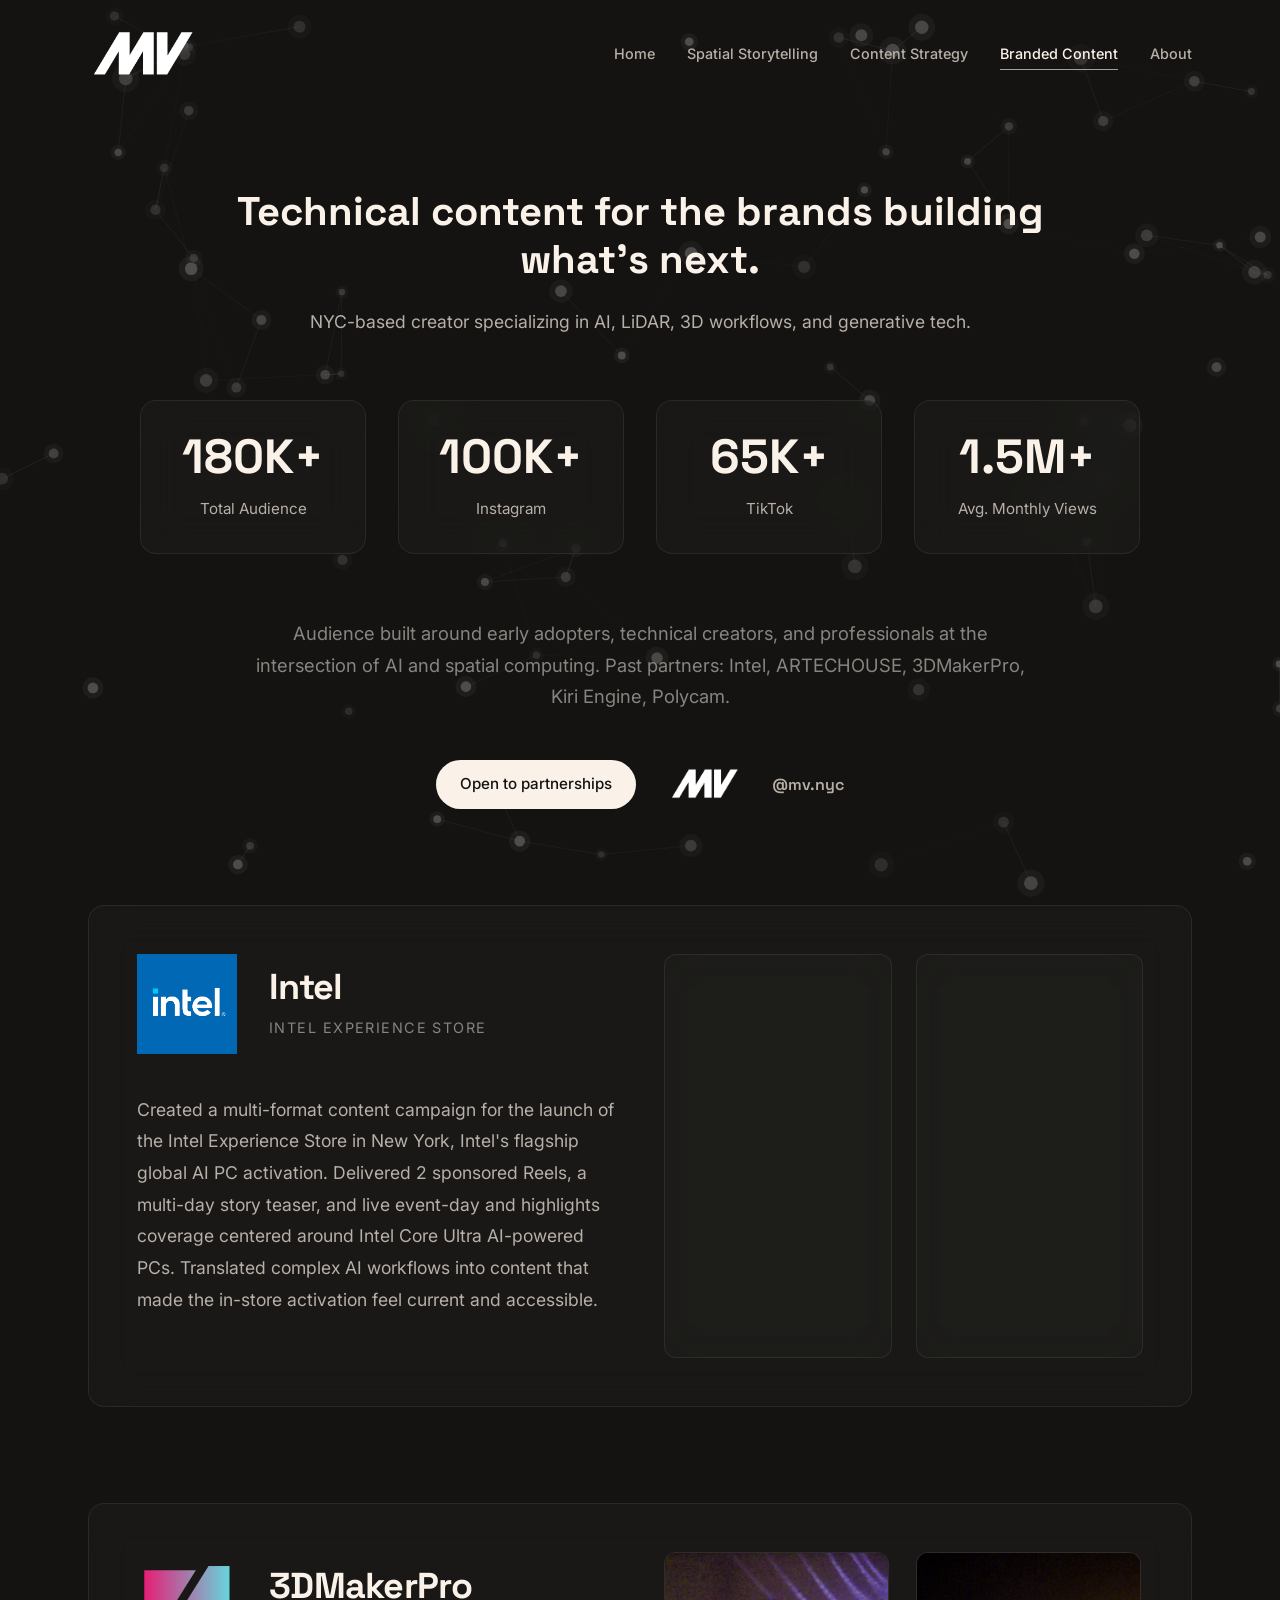
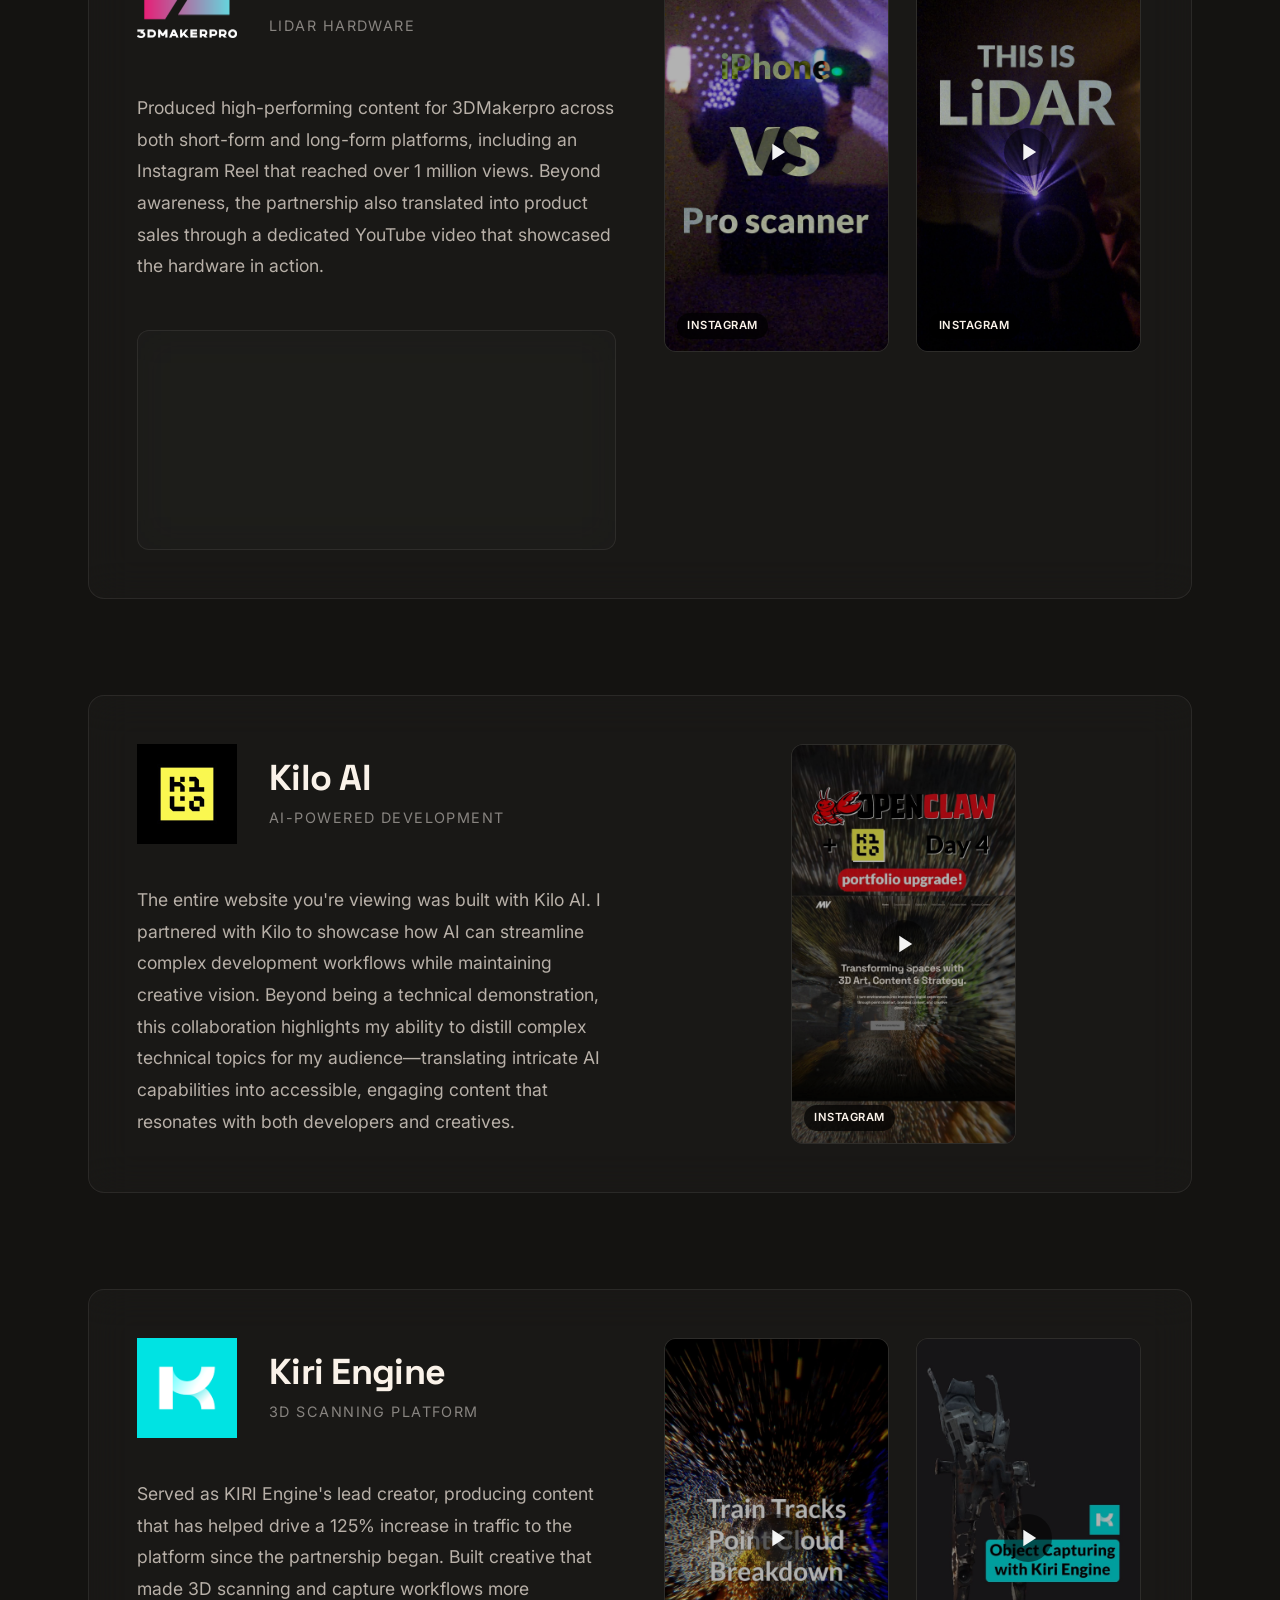
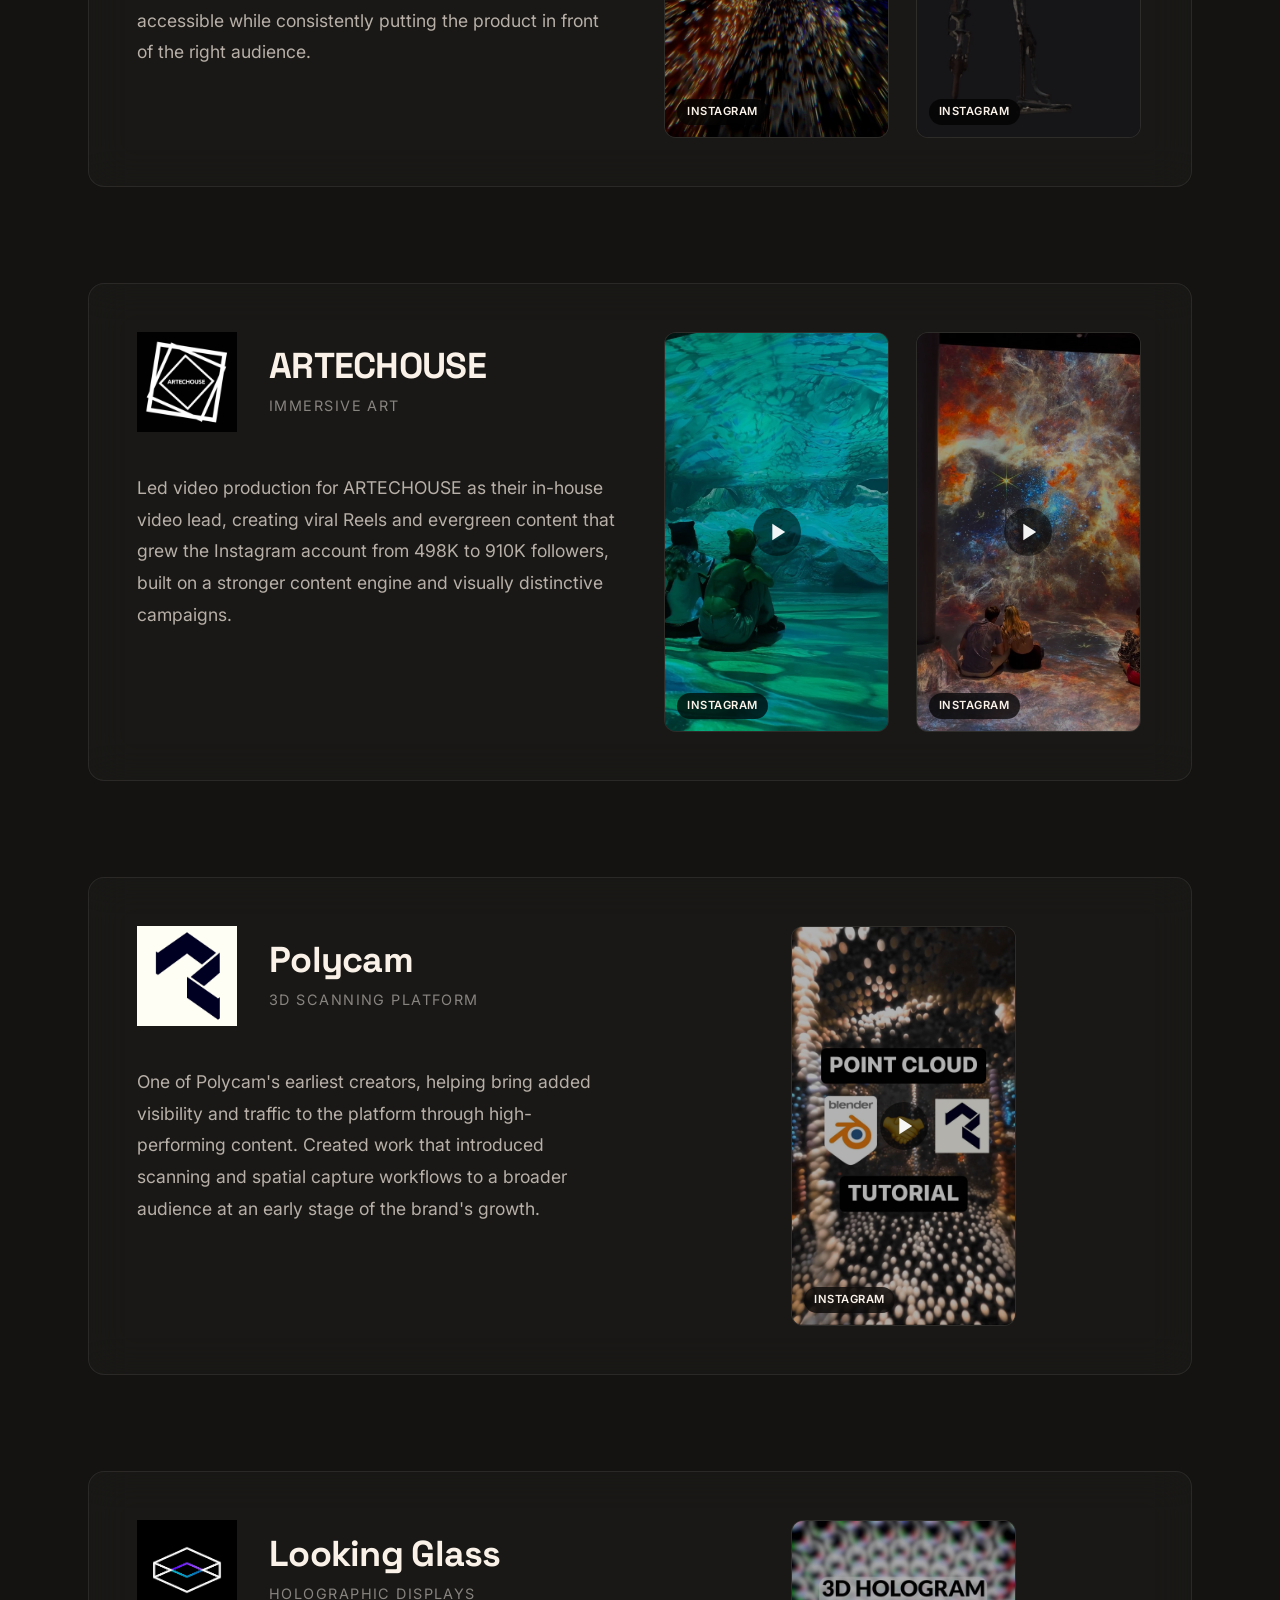
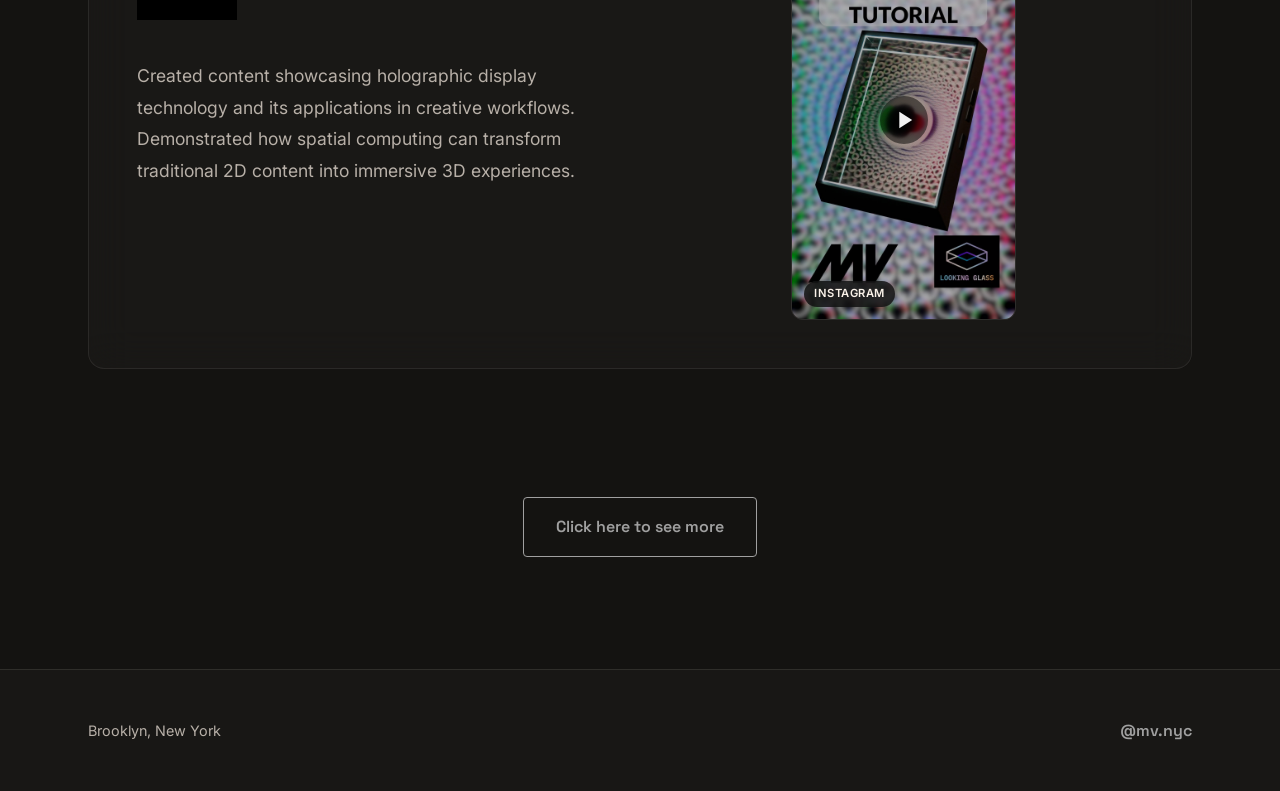
<file: branded-content.html>
<!DOCTYPE html>
<html lang="en">
<head>
    <meta charset="UTF-8">
    <meta name="viewport" content="width=device-width, initial-scale=1.0">
    <title>Brand Partnered Content — Massimo Vendola</title>
    <meta name="description" content="I team up with brands to spark real engagement. Let's connect and make your next campaign pop.">
    <link rel="preconnect" href="https://fonts.googleapis.com">
    <link rel="preconnect" href="https://fonts.gstatic.com" crossorigin>
    <link href="https://fonts.googleapis.com/css2?family=Inter:wght@400;500;600&family=Space+Grotesk:wght@600;700&display=swap" rel="stylesheet">
    <link rel="stylesheet" href="styles.css">
    <link rel="stylesheet" href="navigation.css?v=lines-1">
</head>
<body class="site-navigation">
    <!-- Particle Canvas Background -->
    <canvas id="particleCanvas" class="particle-canvas"></canvas>

    <!-- Navigation -->
    <nav class="navbar" id="navbar" aria-label="Main navigation">
        <div class="nav-container">
            <a href="index.html" class="nav-logo"><img src="assets/mv-logo.png" alt="Massimo Vendola" class="nav-logo-img"></a>
            <button class="nav-toggle" id="navToggle" type="button" aria-label="Toggle navigation" aria-controls="navMenu" aria-expanded="false">
                <span class="hamburger"></span>
            </button>
            <ul class="nav-menu" id="navMenu">
                <li><a href="index.html" class="nav-link">Home</a></li>
                <li><a href="spatial-storytelling.html" class="nav-link">Spatial Storytelling</a></li>
                <li><a href="content-strategy.html" class="nav-link">Content Strategy</a></li>
                <li><a href="branded-content.html" class="nav-link active" aria-current="page">Branded Content</a></li>
                <li><a href="index.html#about" class="nav-link">About</a></li>
            </ul>
        </div>
    </nav>

    <main class="page-main">
        <!-- Stats Hero Section -->
        <section class="stats-hero">
            <div class="container">
                <div class="stats-hero-content reveal">
                    <h2 class="stats-headline">Technical content for the brands building what's next.</h2>
                    <p class="stats-subtitle">NYC-based creator specializing in AI, LiDAR, 3D workflows, and generative tech.</p>
                </div>
                
                <div class="stats-grid reveal">
                    <div class="stat-card">
                        <span class="stat-number">180K+</span>
                        <span class="stat-label">Total Audience</span>
                    </div>
                    <div class="stat-card">
                        <span class="stat-number">100K+</span>
                        <span class="stat-label">Instagram</span>
                    </div>
                    <div class="stat-card">
                        <span class="stat-number">65K+</span>
                        <span class="stat-label">TikTok</span>
                    </div>
                    <div class="stat-card">
                        <span class="stat-number">1.5M+</span>
                        <span class="stat-label">Avg. Monthly Views</span>
                    </div>
                </div>
                
                <p class="stats-description reveal">Audience built around early adopters, technical creators, and professionals at the intersection of AI and spatial computing. Past partners: Intel, ARTECHOUSE, 3DMakerPro, Kiri Engine, Polycam.</p>
                
                <div class="stats-footer reveal">
                    <a href="mailto:outreach@massimo.productions" class="stats-button">Open to partnerships</a>
                    <img src="assets/mv-logo.png" alt="MV Logo" class="stats-logo">
                    <a href="https://instagram.com/mv.nyc" target="_blank" rel="noopener" class="stats-handle">@mv.nyc</a>
                </div>
            </div>
        </section>

        <!-- Brand Sections -->
        <section class="container">
            <div class="brands-container">
                
                <!-- Intel -->
                <div class="brand-section reveal">
                    <div class="brand-content-row">
                        <div class="brand-text-col">
                            <div class="brand-header">
                                <img src="assets/logo-classicblue-3000px%20boxed.png" alt="Intel" class="brand-logo">
                                <div class="brand-header-text">
                                    <h3 class="brand-name">Intel</h3>
                                    <p class="brand-subtitle">Intel Experience Store</p>
                                </div>
                            </div>
                            <p class="brand-copy">Created a multi-format content campaign for the launch of the Intel Experience Store in New York, Intel's flagship global AI PC activation. Delivered 2 sponsored Reels, a multi-day story teaser, and live event-day and highlights coverage centered around Intel Core Ultra AI-powered PCs. Translated complex AI workflows into content that made the in-store activation feel current and accessible.</p>
                        </div>
                        <div class="brand-videos-col">
                            <div class="videos-row two-cols tiktok-row">
                                <div class="video-card tiktok-card">
                                    <iframe src="https://www.tiktok.com/embed/7572709450314697997" frameborder="0" scrolling="no" allowfullscreen></iframe>
                                </div>
                                <div class="video-card tiktok-card">
                                    <iframe src="https://www.tiktok.com/embed/7574194808458054926" frameborder="0" scrolling="no" allowfullscreen></iframe>
                                </div>
                            </div>
                        </div>
                    </div>
                </div>

                <!-- 3DMakerPro -->
                <div class="brand-section reveal">
                    <div class="brand-content-row">
                        <div class="brand-text-col">
                            <div class="brand-header">
                                <img src="assets/3dmakerpro.png" alt="3DMakerPro" class="brand-logo">
                                <div class="brand-header-text">
                                    <h3 class="brand-name">3DMakerPro</h3>
                                    <p class="brand-subtitle">LiDAR Hardware</p>
                                </div>
                            </div>
                            <p class="brand-copy">Produced high-performing content for 3DMakerpro across both short-form and long-form platforms, including an Instagram Reel that reached over 1 million views. Beyond awareness, the partnership also translated into product sales through a dedicated YouTube video that showcased the hardware in action.</p>
                            
                            <div class="video-card youtube-card-below">
                                <iframe src="https://www.youtube-nocookie.com/embed/K5SvDWQdvUA" frameborder="0" allowfullscreen></iframe>
                            </div>
                        </div>
                        <div class="brand-videos-col">
                            <div class="videos-row two-cols">
                                <a href="https://www.instagram.com/reel/DR7rTJhAdCC/" target="_blank" class="video-card instagram-card">
                                    <img src="assets/thumbnails/3dmakerpro-reel-1.jpg" alt="3DMakerPro Reel" class="video-thumb-img">
                                    <div class="play-overlay"><svg viewBox="0 0 24 24" fill="currentColor"><path d="M8 5v14l11-7z"/></svg></div>
                                    <span class="platform-badge">Instagram</span>
                                </a>
                                <a href="https://www.instagram.com/reel/DQ5SxEMkWeO/" target="_blank" class="video-card instagram-card">
                                    <img src="assets/thumbnails/3dmakerpro-reel-2.jpg" alt="3DMakerPro Reel" class="video-thumb-img">
                                    <div class="play-overlay"><svg viewBox="0 0 24 24" fill="currentColor"><path d="M8 5v14l11-7z"/></svg></div>
                                    <span class="platform-badge">Instagram</span>
                                </a>
                            </div>
                        </div>
                    </div>
                </div>

                <!-- Kilo AI -->
                <div class="brand-section reveal">
                    <div class="brand-content-row">
                        <div class="brand-text-col">
                            <div class="brand-header">
                                <img src="assets/Kilo%20AI.jpg" alt="Kilo AI" class="brand-logo">
                                <div class="brand-header-text">
                                    <h3 class="brand-name">Kilo AI</h3>
                                    <p class="brand-subtitle">AI-Powered Development</p>
                                </div>
                            </div>
                            <p class="brand-copy">The entire website you're viewing was built with Kilo AI. I partnered with Kilo to showcase how AI can streamline complex development workflows while maintaining creative vision. Beyond being a technical demonstration, this collaboration highlights my ability to distill complex technical topics for my audience—translating intricate AI capabilities into accessible, engaging content that resonates with both developers and creatives.</p>
                        </div>
                        <div class="brand-videos-col single">
                            <a href="https://www.instagram.com/p/DWaK50UkUPD/" target="_blank" class="video-card instagram-card vertical">
                                <img src="assets/thumbnails/kilo-reel-thumbnail.jpg" alt="Kilo AI Reel" class="video-thumb-img">
                                <div class="play-overlay"><svg viewBox="0 0 24 24" fill="currentColor"><path d="M8 5v14l11-7z"/></svg></div>
                                <span class="platform-badge">Instagram</span>
                            </a>
                        </div>
                    </div>
                </div>

                <!-- Kiri Engine -->
                <div class="brand-section reveal">
                    <div class="brand-content-row">
                        <div class="brand-text-col">
                            <div class="brand-header">
                                <img src="assets/kiri.png" alt="Kiri Engine" class="brand-logo">
                                <div class="brand-header-text">
                                    <h3 class="brand-name">Kiri Engine</h3>
                                    <p class="brand-subtitle">3D Scanning Platform</p>
                                </div>
                            </div>
                            <p class="brand-copy">Served as KIRI Engine's lead creator, producing content that has helped drive a 125% increase in traffic to the platform since the partnership began. Built creative that made 3D scanning and capture workflows more accessible while consistently putting the product in front of the right audience.</p>
                        </div>
                        <div class="brand-videos-col">
                            <div class="videos-row two-cols">
                                <a href="https://www.instagram.com/reel/C8U5QvmOVLM/" target="_blank" class="video-card instagram-card">
                                    <img src="assets/thumbnails/kiri-reel-1.jpg" alt="Kiri Engine Reel" class="video-thumb-img">
                                    <div class="play-overlay"><svg viewBox="0 0 24 24" fill="currentColor"><path d="M8 5v14l11-7z"/></svg></div>
                                    <span class="platform-badge">Instagram</span>
                                </a>
                                <a href="https://www.instagram.com/reel/DBfRJpgscJM/" target="_blank" class="video-card instagram-card">
                                    <img src="assets/thumbnails/kiri-reel-2.jpg" alt="Kiri Engine Reel" class="video-thumb-img">
                                    <div class="play-overlay"><svg viewBox="0 0 24 24" fill="currentColor"><path d="M8 5v14l11-7z"/></svg></div>
                                    <span class="platform-badge">Instagram</span>
                                </a>
                            </div>
                        </div>
                    </div>
                </div>

                <!-- ARTECHOUSE -->
                <div class="brand-section reveal">
                    <div class="brand-content-row">
                        <div class="brand-text-col">
                            <div class="brand-header">
                                <img src="assets/Artechouse.jpg" alt="ARTECHOUSE" class="brand-logo">
                                <div class="brand-header-text">
                                    <h3 class="brand-name">ARTECHOUSE</h3>
                                    <p class="brand-subtitle">Immersive Art</p>
                                </div>
                            </div>
                            <p class="brand-copy">Led video production for ARTECHOUSE as their in-house video lead, creating viral Reels and evergreen content that grew the Instagram account from 498K to 910K followers, built on a stronger content engine and visually distinctive campaigns.</p>
                        </div>
                        <div class="brand-videos-col">
                            <div class="videos-row two-cols">
                                <a href="https://www.instagram.com/reels/CjEr1EWDgCV/" target="_blank" class="video-card instagram-card">
                                    <img src="assets/thumbnails/artechouse-reel-1.jpg" alt="ARTECHOUSE Reel" class="video-thumb-img">
                                    <div class="play-overlay"><svg viewBox="0 0 24 24" fill="currentColor"><path d="M8 5v14l11-7z"/></svg></div>
                                    <span class="platform-badge">Instagram</span>
                                </a>
                                <a href="https://www.instagram.com/reels/CunsorONEy9/" target="_blank" class="video-card instagram-card">
                                    <img src="assets/thumbnails/artechouse-reel-2.jpg" alt="ARTECHOUSE Reel" class="video-thumb-img">
                                    <div class="play-overlay"><svg viewBox="0 0 24 24" fill="currentColor"><path d="M8 5v14l11-7z"/></svg></div>
                                    <span class="platform-badge">Instagram</span>
                                </a>
                            </div>
                        </div>
                    </div>
                </div>

                <!-- Polycam -->
                <div class="brand-section reveal">
                    <div class="brand-content-row">
                        <div class="brand-text-col">
                            <div class="brand-header">
                                <img src="assets/polycam.png" alt="Polycam" class="brand-logo">
                                <div class="brand-header-text">
                                    <h3 class="brand-name">Polycam</h3>
                                    <p class="brand-subtitle">3D Scanning Platform</p>
                                </div>
                            </div>
                            <p class="brand-copy">One of Polycam's earliest creators, helping bring added visibility and traffic to the platform through high-performing content. Created work that introduced scanning and spatial capture workflows to a broader audience at an early stage of the brand's growth.</p>
                        </div>
                        <div class="brand-videos-col single">
                            <a href="https://www.instagram.com/p/CkWzAobtWg5/" target="_blank" class="video-card instagram-card">
                                <img src="assets/thumbnails/polycam-post.jpg" alt="Polycam Post" class="video-thumb-img">
                                <div class="play-overlay"><svg viewBox="0 0 24 24" fill="currentColor"><path d="M8 5v14l11-7z"/></svg></div>
                                <span class="platform-badge">Instagram</span>
                            </a>
                        </div>
                    </div>
                </div>

                <!-- Looking Glass -->
                <div class="brand-section reveal">
                    <div class="brand-content-row">
                        <div class="brand-text-col">
                            <div class="brand-header">
                                <img src="assets/lookingglass.png" alt="Looking Glass" class="brand-logo">
                                <div class="brand-header-text">
                                    <h3 class="brand-name">Looking Glass</h3>
                                    <p class="brand-subtitle">Holographic Displays</p>
                                </div>
                            </div>
                            <p class="brand-copy">Created content showcasing holographic display technology and its applications in creative workflows. Demonstrated how spatial computing can transform traditional 2D content into immersive 3D experiences.</p>
                        </div>
                        <div class="brand-videos-col single">
                            <a href="https://www.instagram.com/reel/C9tNG-bMGeB/" target="_blank" class="video-card instagram-card vertical">
                                <img src="assets/thumbnails/lookingglass-reel.jpg" alt="Looking Glass Reel" class="video-thumb-img">
                                <div class="play-overlay"><svg viewBox="0 0 24 24" fill="currentColor"><path d="M8 5v14l11-7z"/></svg></div>
                                <span class="platform-badge">Instagram</span>
                            </a>
                        </div>
                    </div>
                </div>

            </div>
            
            <div class="cta-section reveal">
                <a href="https://instagram.com/mv.nyc" target="_blank" rel="noopener" class="link-button">Click here to see more</a>
            </div>
        </section>
    </main>

    <!-- Footer -->
    <footer class="footer">
        <div class="container">
            <div class="footer-content">
                <p class="footer-location">Brooklyn, New York</p>
                <div class="footer-social">
                    <a href="https://instagram.com/mv.nyc" target="_blank" rel="noopener">@mv.nyc</a>
                </div>
            </div>
        </div>
    </footer>

    <script src="particles.js"></script>
    <script src="navigation.js?v=lines-1"></script>
    <script src="script.js"></script>
    <script src="refresh.js?v=lean-results-1"></script>
    <script async src="https://www.tiktok.com/embed.js"></script>
</body>
</html>
</file>
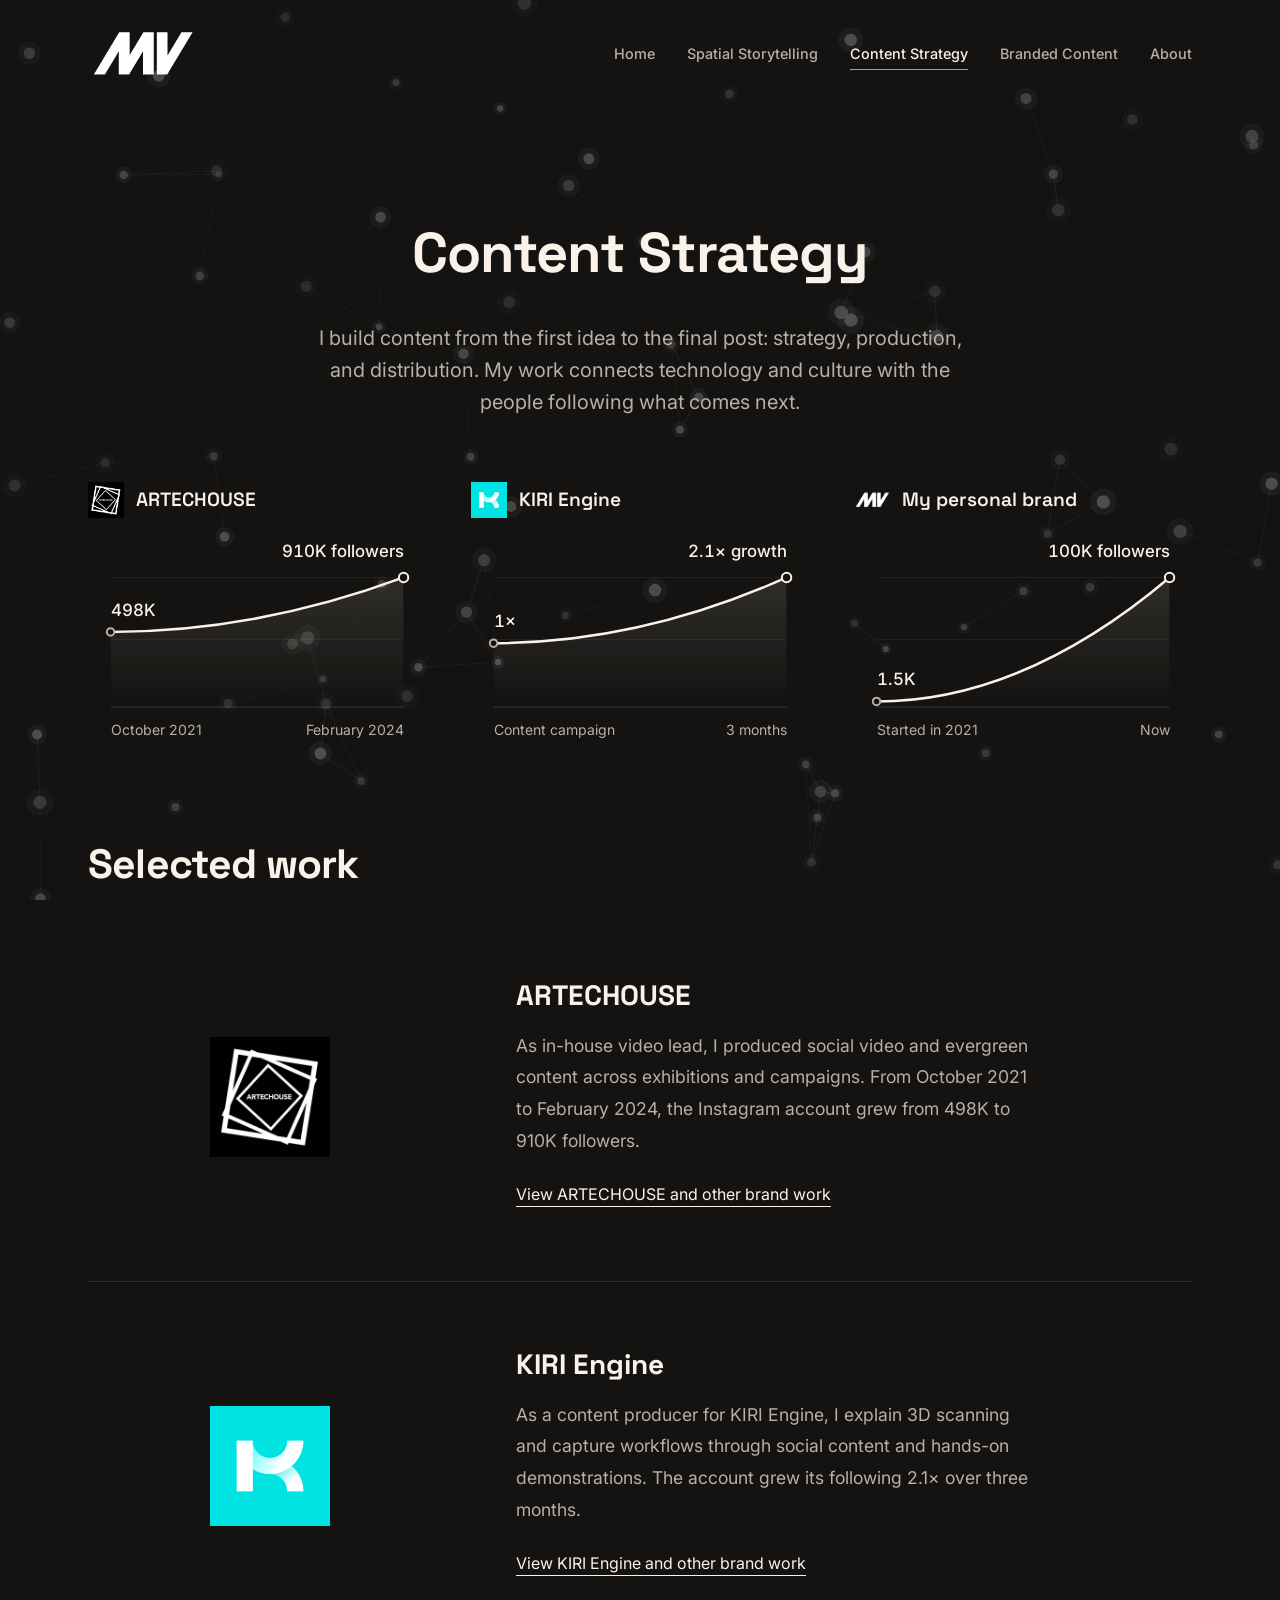
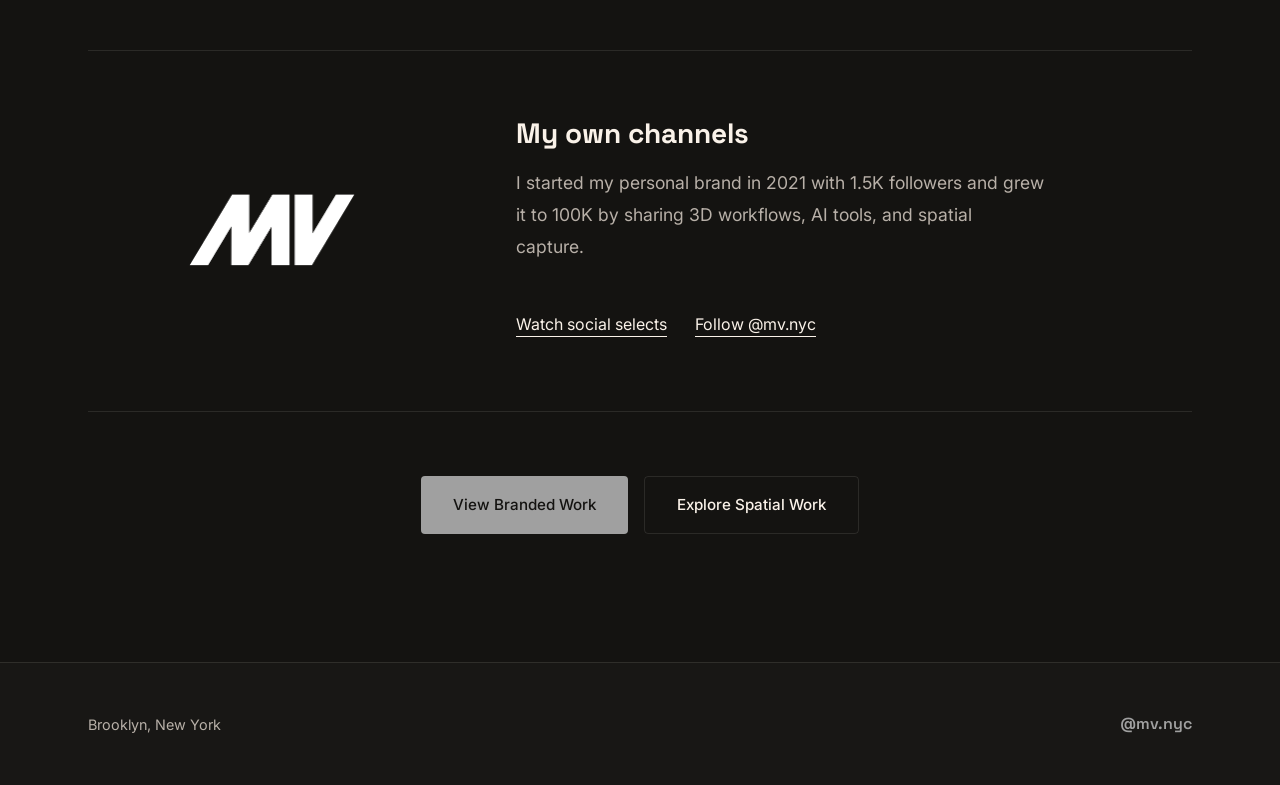
<file: content-strategy.html>
<!DOCTYPE html>
<html lang="en">
<head>
    <meta charset="UTF-8">
    <meta name="viewport" content="width=device-width, initial-scale=1.0">
    <title>Content Strategy — Massimo Vendola</title>
    <meta name="description" content="Content strategy and production by Massimo Vendola. Audience growth, social storytelling, and technology-led brand campaigns.">
    <link rel="canonical" href="https://www.massimo.productions/content-strategy.html">
    <link rel="preconnect" href="https://fonts.googleapis.com">
    <link rel="preconnect" href="https://fonts.gstatic.com" crossorigin>
    <link href="https://fonts.googleapis.com/css2?family=Inter:wght@400;500;600&family=Space+Grotesk:wght@600;700&display=swap" rel="stylesheet">
    <link rel="stylesheet" href="styles.css">
    <link rel="stylesheet" href="navigation.css?v=lines-1">
    <link rel="stylesheet" href="refresh.css?v=endpoint-results-1">
</head>
<body class="refresh-site site-navigation">
    <a href="#main" class="skip-link">Skip to content</a>
    <!-- Particle Canvas Background -->
    <canvas id="particleCanvas" class="particle-canvas"></canvas>

    <!-- Navigation -->
    <nav class="navbar" id="navbar" aria-label="Main navigation">
        <div class="nav-container">
            <a href="index.html" class="nav-logo"><img src="assets/mv-logo.png" alt="Massimo Vendola" class="nav-logo-img"></a>
            <button class="nav-toggle" id="navToggle" type="button" aria-label="Toggle navigation" aria-controls="navMenu" aria-expanded="false">
                <span class="hamburger"></span>
            </button>
            <ul class="nav-menu" id="navMenu">
                <li><a href="index.html" class="nav-link">Home</a></li>
                <li><a href="spatial-storytelling.html" class="nav-link">Spatial Storytelling</a></li>
                <li><a href="content-strategy.html" class="nav-link active" aria-current="page">Content Strategy</a></li>
                <li><a href="branded-content.html" class="nav-link">Branded Content</a></li>
                <li><a href="index.html#about" class="nav-link">About</a></li>
            </ul>
        </div>
    </nav>

    <main class="page-main" id="main">
        <header class="page-header">
            <div class="container">
                <h1 class="page-title">Content Strategy</h1>
                <p class="page-description">I build content from the first idea to the final post: strategy, production, and distribution. My work connects technology and culture with the people following what comes next.</p>
            </div>
        </header>
        <section class="container results-section content-results" aria-labelledby="results-title">
            <h2 id="results-title" class="visually-hidden">Audience growth</h2>
            <div class="growth-charts"><figure class="growth-chart" data-pulse-surface>
                    <figcaption><div class="growth-heading"><div class="growth-brand"><img class="growth-logo" src="assets/Artechouse.jpg" alt="" width="40" height="40"><h3>ARTECHOUSE</h3></div></div></figcaption>
                    <svg class="growth-svg" viewBox="0 0 360 220" role="img" aria-labelledby="content-artechouse-title content-artechouse-description">
                        <title id="content-artechouse-title">ARTECHOUSE: 498K to 910K</title>
                        <desc id="content-artechouse-description">Instagram followers grew from 498K in October 2021 to 910K in February 2024 during my time as in-house video lead.</desc>
                        <defs><linearGradient id="content-artechouse-fill" x1="0" y1="0" x2="0" y2="1"><stop offset="0%" stop-color="currentColor" stop-opacity="0.12"></stop><stop offset="100%" stop-color="currentColor" stop-opacity="0"></stop></linearGradient></defs>
                        <g class="growth-grid" aria-hidden="true"><path d="M24 42 H336 M24 108 H336"></path><path class="growth-baseline" d="M24 180 H336"></path></g>
                        <path class="growth-area" d="M24 100 Q180 100 336 42 L336 180 L24 180 Z" fill="url(#content-artechouse-fill)" aria-hidden="true"></path>
                        <path class="growth-line" d="M24 100 Q180 100 336 42" pathLength="1" aria-hidden="true"></path>
                        <circle class="growth-point growth-point-start" cx="24" cy="100" r="4" aria-hidden="true"></circle>
                        <g class="growth-current-pulse" transform="translate(336 42)" aria-hidden="true"><circle class="radial-ring" r="5"></circle><circle class="radial-ring radial-ring-echo" r="5"></circle></g>
                        <circle class="growth-point growth-point-end" cx="336" cy="42" r="5" aria-hidden="true"></circle>
                        <g class="growth-values" aria-hidden="true"><text x="24" y="83">498K</text><text x="336" y="20" text-anchor="end">910K followers</text></g>
                        <g class="growth-labels" aria-hidden="true"><text x="24" y="210">October 2021</text><text x="336" y="210" text-anchor="end">February 2024</text></g>
                    </svg>
                </figure>
                <figure class="growth-chart" data-pulse-surface>
                    <figcaption><div class="growth-heading"><div class="growth-brand"><img class="growth-logo" src="assets/kiri.png" alt="" width="40" height="40"><h3>KIRI Engine</h3></div></div></figcaption>
                    <svg class="growth-svg" viewBox="0 0 360 220" role="img" aria-labelledby="content-kiri-title content-kiri-description">
                        <title id="content-kiri-title">KIRI Engine: 1× to 2.1×</title>
                        <desc id="content-kiri-description">Account following grew 2.1 times over three months, from 1× to 2.1×.</desc>
                        <defs><linearGradient id="content-kiri-fill" x1="0" y1="0" x2="0" y2="1"><stop offset="0%" stop-color="currentColor" stop-opacity="0.12"></stop><stop offset="100%" stop-color="currentColor" stop-opacity="0"></stop></linearGradient></defs>
                        <g class="growth-grid" aria-hidden="true"><path d="M24 42 H336 M24 108 H336"></path><path class="growth-baseline" d="M24 180 H336"></path></g>
                        <path class="growth-area" d="M24 112 Q180 112 336 42 L336 180 L24 180 Z" fill="url(#content-kiri-fill)" aria-hidden="true"></path>
                        <path class="growth-line" d="M24 112 Q180 112 336 42" pathLength="1" aria-hidden="true"></path>
                        <circle class="growth-point growth-point-start" cx="24" cy="112" r="4" aria-hidden="true"></circle>
                        <g class="growth-current-pulse" transform="translate(336 42)" aria-hidden="true"><circle class="radial-ring" r="5"></circle><circle class="radial-ring radial-ring-echo" r="5"></circle></g>
                        <circle class="growth-point growth-point-end" cx="336" cy="42" r="5" aria-hidden="true"></circle>
                        <g class="growth-values" aria-hidden="true"><text x="24" y="95">1×</text><text x="336" y="20" text-anchor="end">2.1× growth</text></g>
                        <g class="growth-labels" aria-hidden="true"><text x="24" y="210">Content campaign</text><text x="336" y="210" text-anchor="end">3 months</text></g>
                    </svg>
                </figure>
                <figure class="growth-chart" data-pulse-surface>
                    <figcaption><div class="growth-heading"><div class="growth-brand"><img class="growth-logo growth-logo-mv" src="assets/mv-logo.png" alt="" width="40" height="40"><h3>My personal brand</h3></div></div></figcaption>
                    <svg class="growth-svg" viewBox="0 0 360 220" role="img" aria-labelledby="content-personal-title content-personal-description">
                        <title id="content-personal-title">My personal brand: 1.5K to 100K followers since 2021</title>
                        <desc id="content-personal-description">Started my personal brand in 2021 with 1.5K followers and grew it to 100K.</desc>
                        <defs><linearGradient id="content-personal-fill" x1="0" y1="0" x2="0" y2="1"><stop offset="0%" stop-color="currentColor" stop-opacity="0.12"></stop><stop offset="100%" stop-color="currentColor" stop-opacity="0"></stop></linearGradient></defs>
                        <g class="growth-grid" aria-hidden="true"><path d="M24 42 H336 M24 108 H336"></path><path class="growth-baseline" d="M24 180 H336"></path></g>
                        <path class="growth-area" d="M24 174 Q180 174 336 42 L336 180 L24 180 Z" fill="url(#content-personal-fill)" aria-hidden="true"></path>
                        <path class="growth-line" d="M24 174 Q180 174 336 42" pathLength="1" aria-hidden="true"></path>
                        <circle class="growth-point growth-point-start" cx="24" cy="174" r="4" aria-hidden="true"></circle>
                        <g class="growth-current-pulse" transform="translate(336 42)" aria-hidden="true"><circle class="radial-ring" r="5"></circle><circle class="radial-ring radial-ring-echo" r="5"></circle></g>
                        <circle class="growth-point growth-point-end" cx="336" cy="42" r="5" aria-hidden="true"></circle>
                        <g class="growth-values" aria-hidden="true"><text x="24" y="157">1.5K</text><text x="336" y="20" text-anchor="end">100K followers</text></g>
                        <g class="growth-labels" aria-hidden="true"><text x="24" y="210">Started in 2021</text><text x="336" y="210" text-anchor="end">Now</text></g>
                    </svg>
                </figure></div>
        </section>
        <section class="container content-projects content-projects-logos" aria-labelledby="selected-title">
            <h2 id="selected-title">Selected work</h2>
            <article class="content-project">
                <img class="content-project-logo" src="assets/Artechouse.jpg" alt="ARTECHOUSE logo" width="160" height="160" loading="lazy">
                <div><h3>ARTECHOUSE</h3><p>As in-house video lead, I produced social video and evergreen content across exhibitions and campaigns. From October 2021 to February 2024, the Instagram account grew from 498K to 910K followers.</p><a href="branded-content.html">View ARTECHOUSE and other brand work</a></div>
            </article>
            <article class="content-project">
                <img class="content-project-logo" src="assets/kiri.png" alt="KIRI Engine logo" width="160" height="160" loading="lazy">
                <div><h3>KIRI Engine</h3><p>As a content producer for KIRI Engine, I explain 3D scanning and capture workflows through social content and hands-on demonstrations. The account grew its following 2.1× over three months.</p><a href="branded-content.html">View KIRI Engine and other brand work</a></div>
            </article>
            <article class="content-project">
                <img class="content-project-logo content-project-logo-mv" src="assets/mv-logo.png" alt="Massimo Vendola logo" width="240" height="120" loading="lazy">
                <div><h3>My own channels</h3><p>I started my personal brand in 2021 with 1.5K followers and grew it to 100K by sharing 3D workflows, AI tools, and spatial capture.</p><div class="practice-links"><a href="viral-selects.html">Watch social selects</a><a href="https://instagram.com/mv.nyc" target="_blank" rel="noopener noreferrer">Follow @mv.nyc</a></div></div>
            </article>
        </section>
        <div class="container related-work related-work-actions"><a class="btn btn-primary" href="branded-content.html">View Branded Work</a><a class="btn btn-secondary" href="spatial-storytelling.html">Explore Spatial Work</a></div>
    </main>

    <!-- Footer -->
    <footer class="footer">
        <div class="container">
            <div class="footer-content">
                <p class="footer-location">Brooklyn, New York</p>
                <div class="footer-social">
                    <a href="https://instagram.com/mv.nyc" target="_blank" rel="noopener">@mv.nyc</a>
                </div>
            </div>
        </div>
    </footer>

    <script src="particles.js"></script>
    <script src="navigation.js?v=lines-1"></script>
    <script src="script.js"></script>
    <script src="refresh.js?v=lean-results-1"></script>
</body>
</html>
</file>
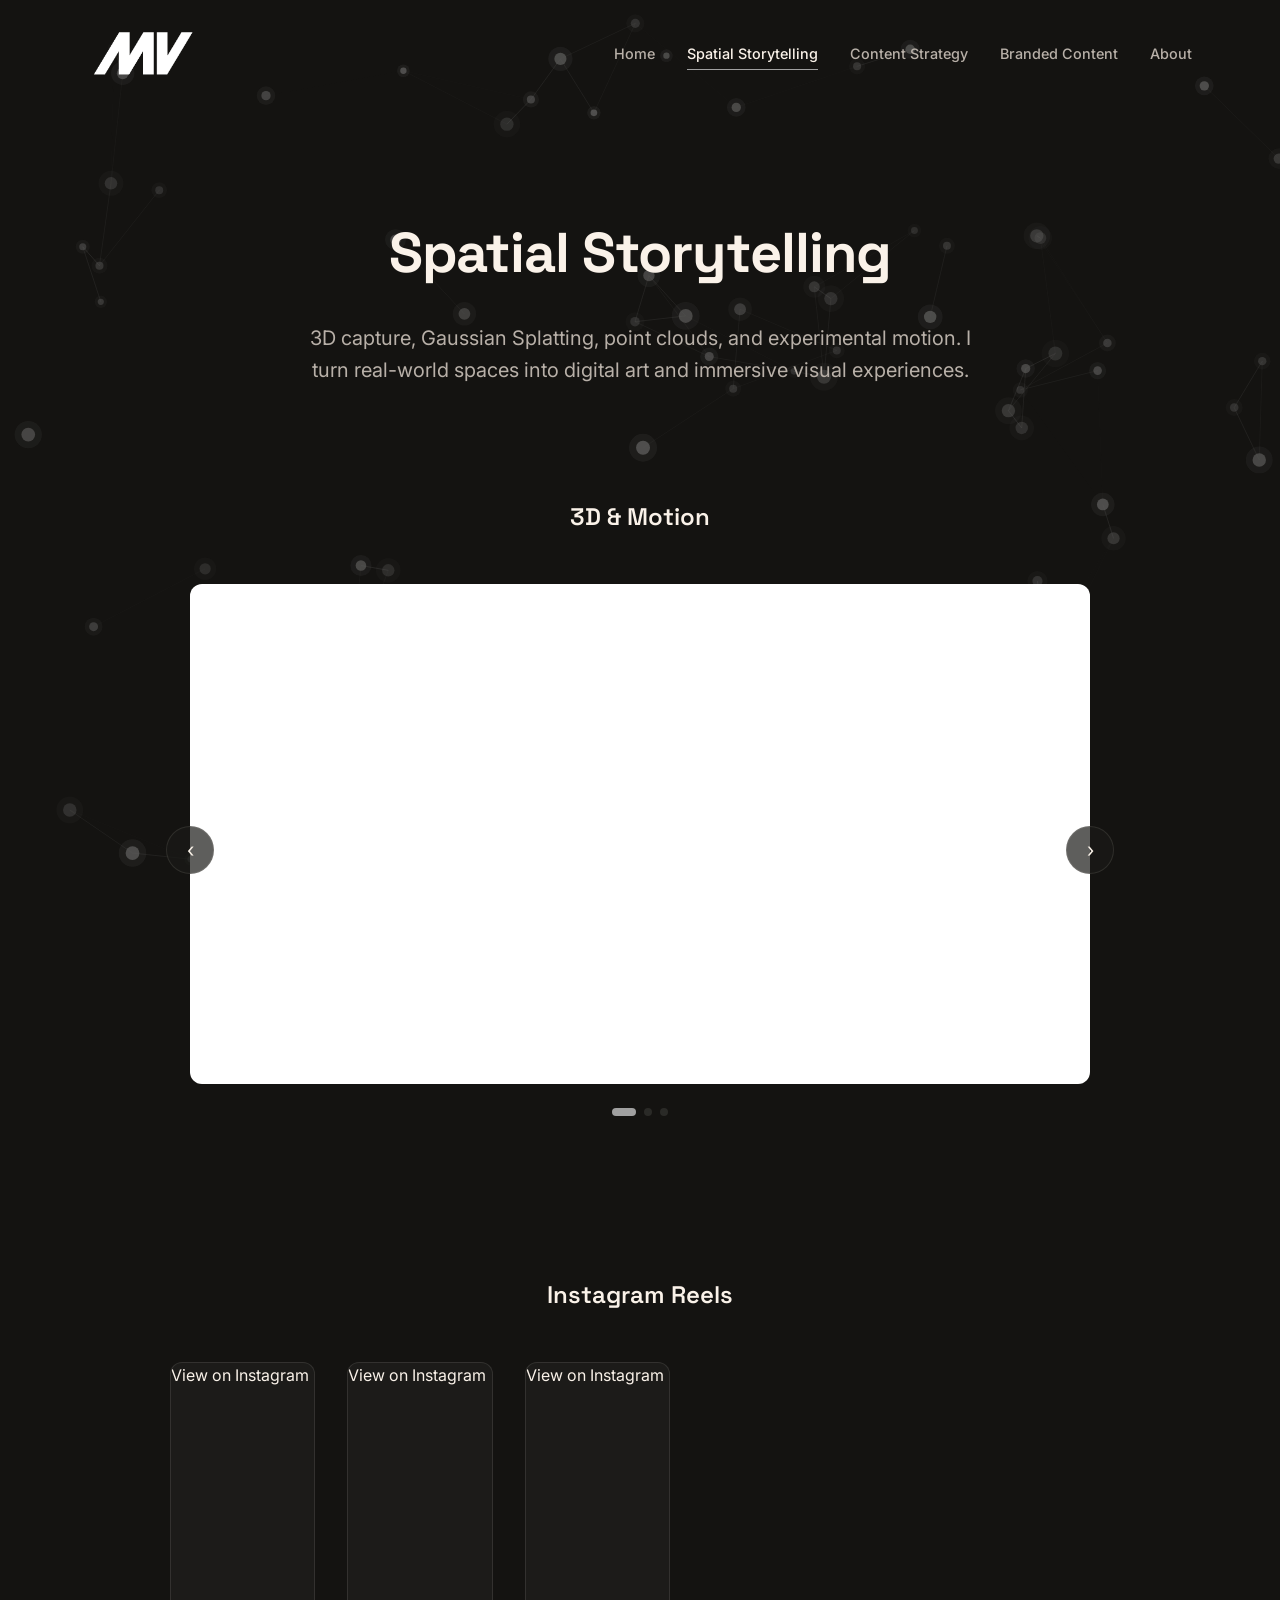
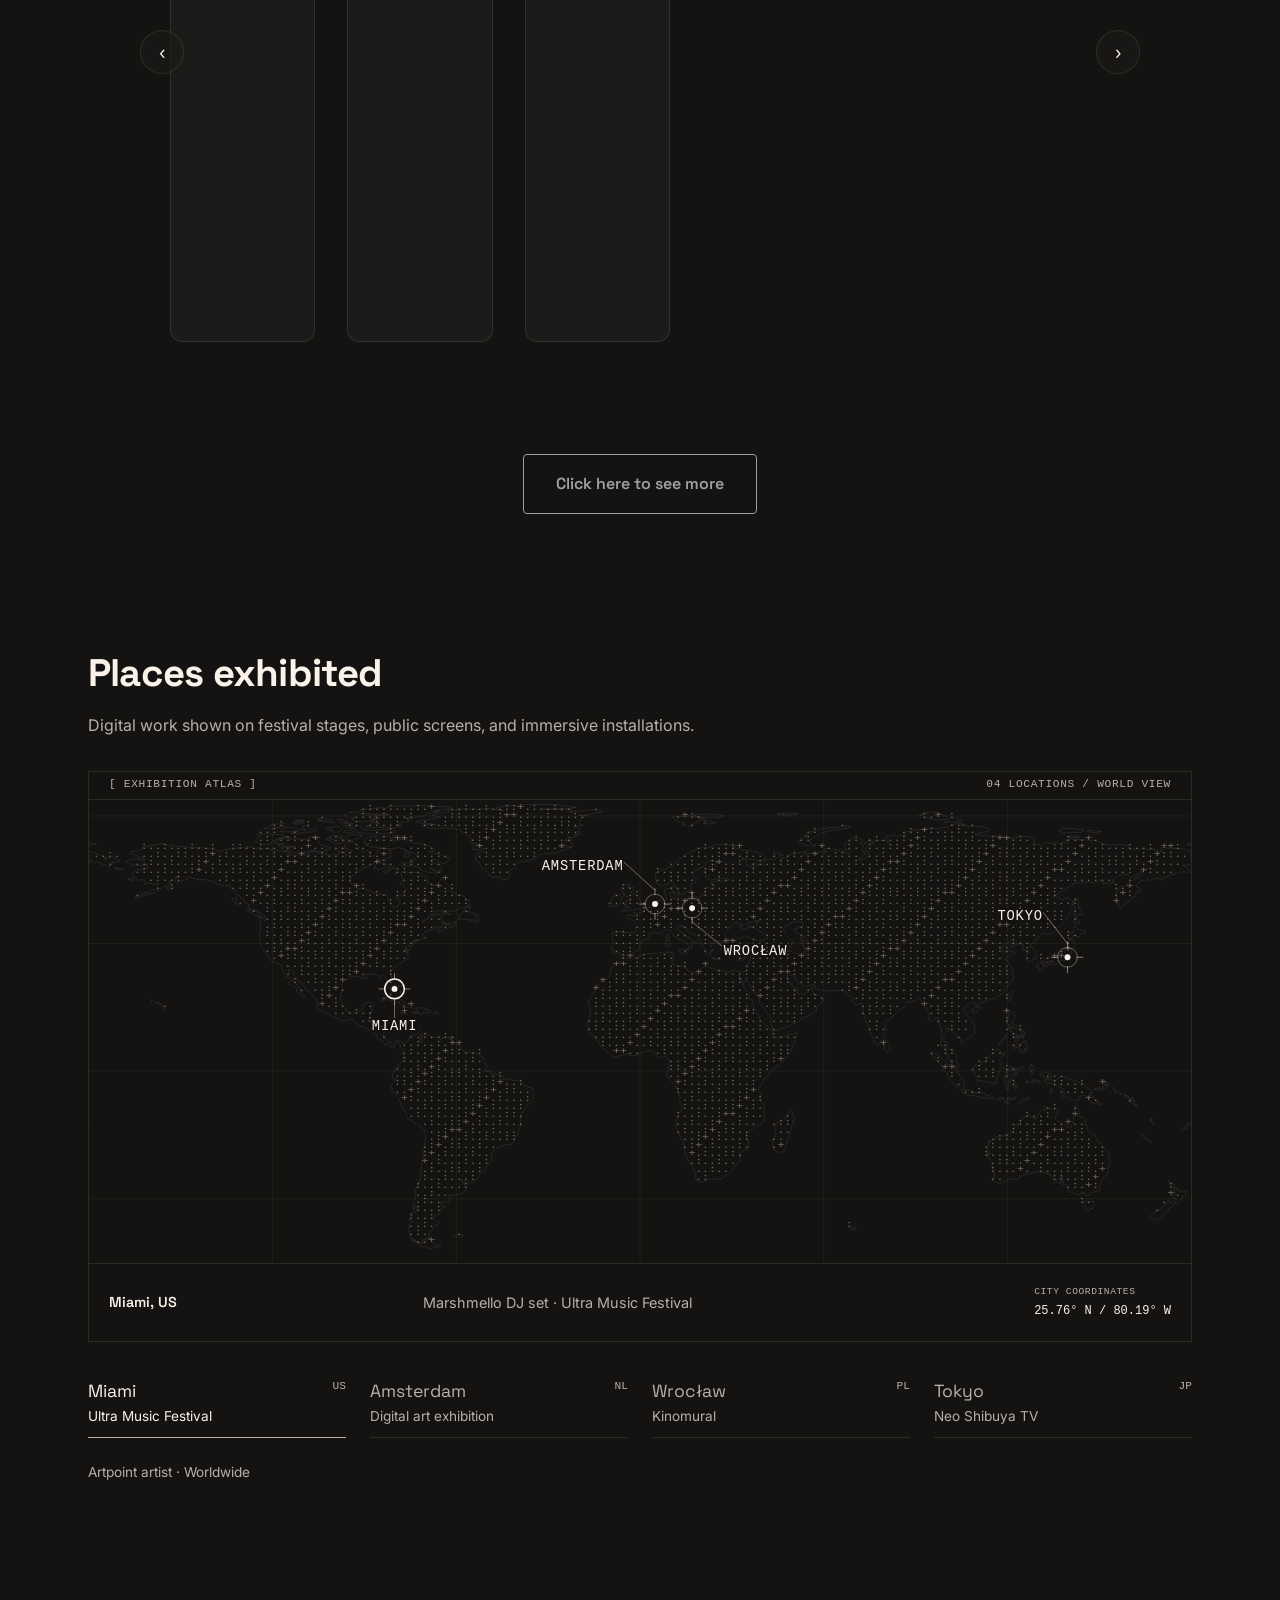
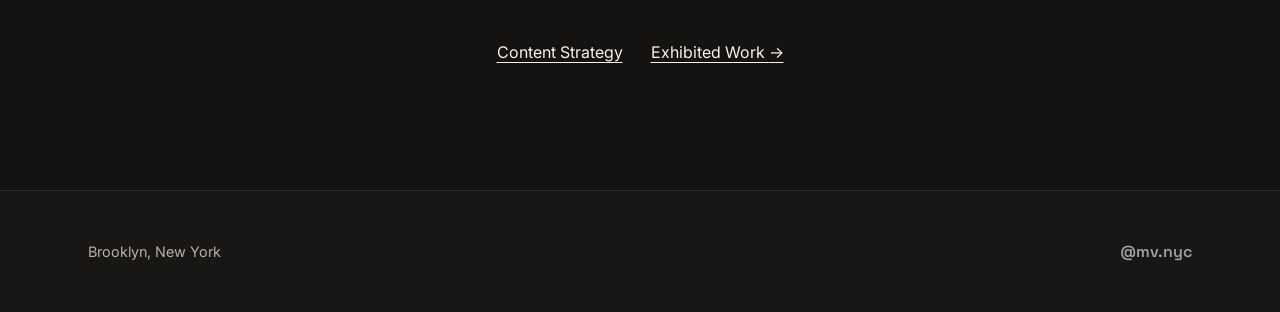
<file: digital-art.html>
<!DOCTYPE html>
<html lang="en">
<head>
    <meta charset="UTF-8">
    <meta name="viewport" content="width=device-width, initial-scale=1.0">
    <meta http-equiv="refresh" content="0; url=spatial-storytelling.html">
    <link rel="canonical" href="https://www.massimo.productions/spatial-storytelling.html">
    <title>Spatial Storytelling — Massimo Vendola</title>
</head>
<body><p><a href="spatial-storytelling.html">View Spatial Storytelling by Massimo Vendola.</a></p></body>
</html>
</file>
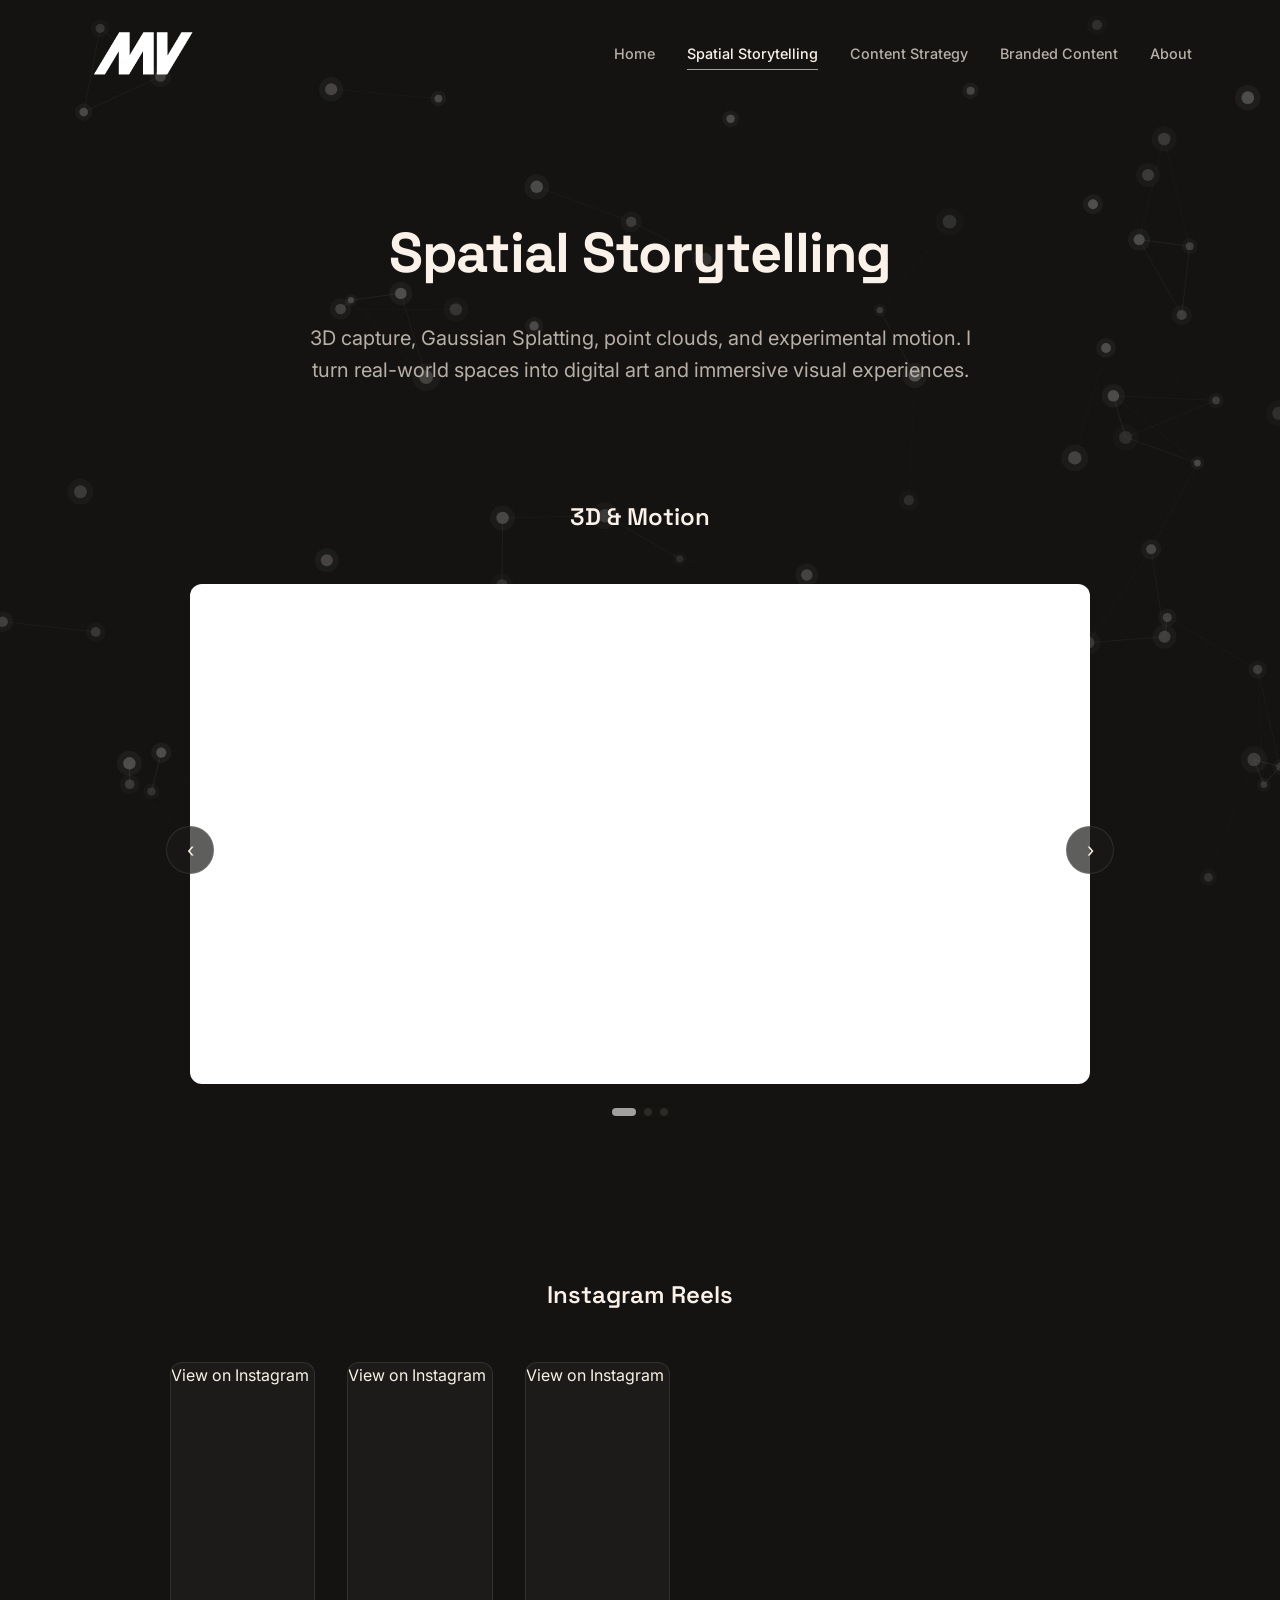
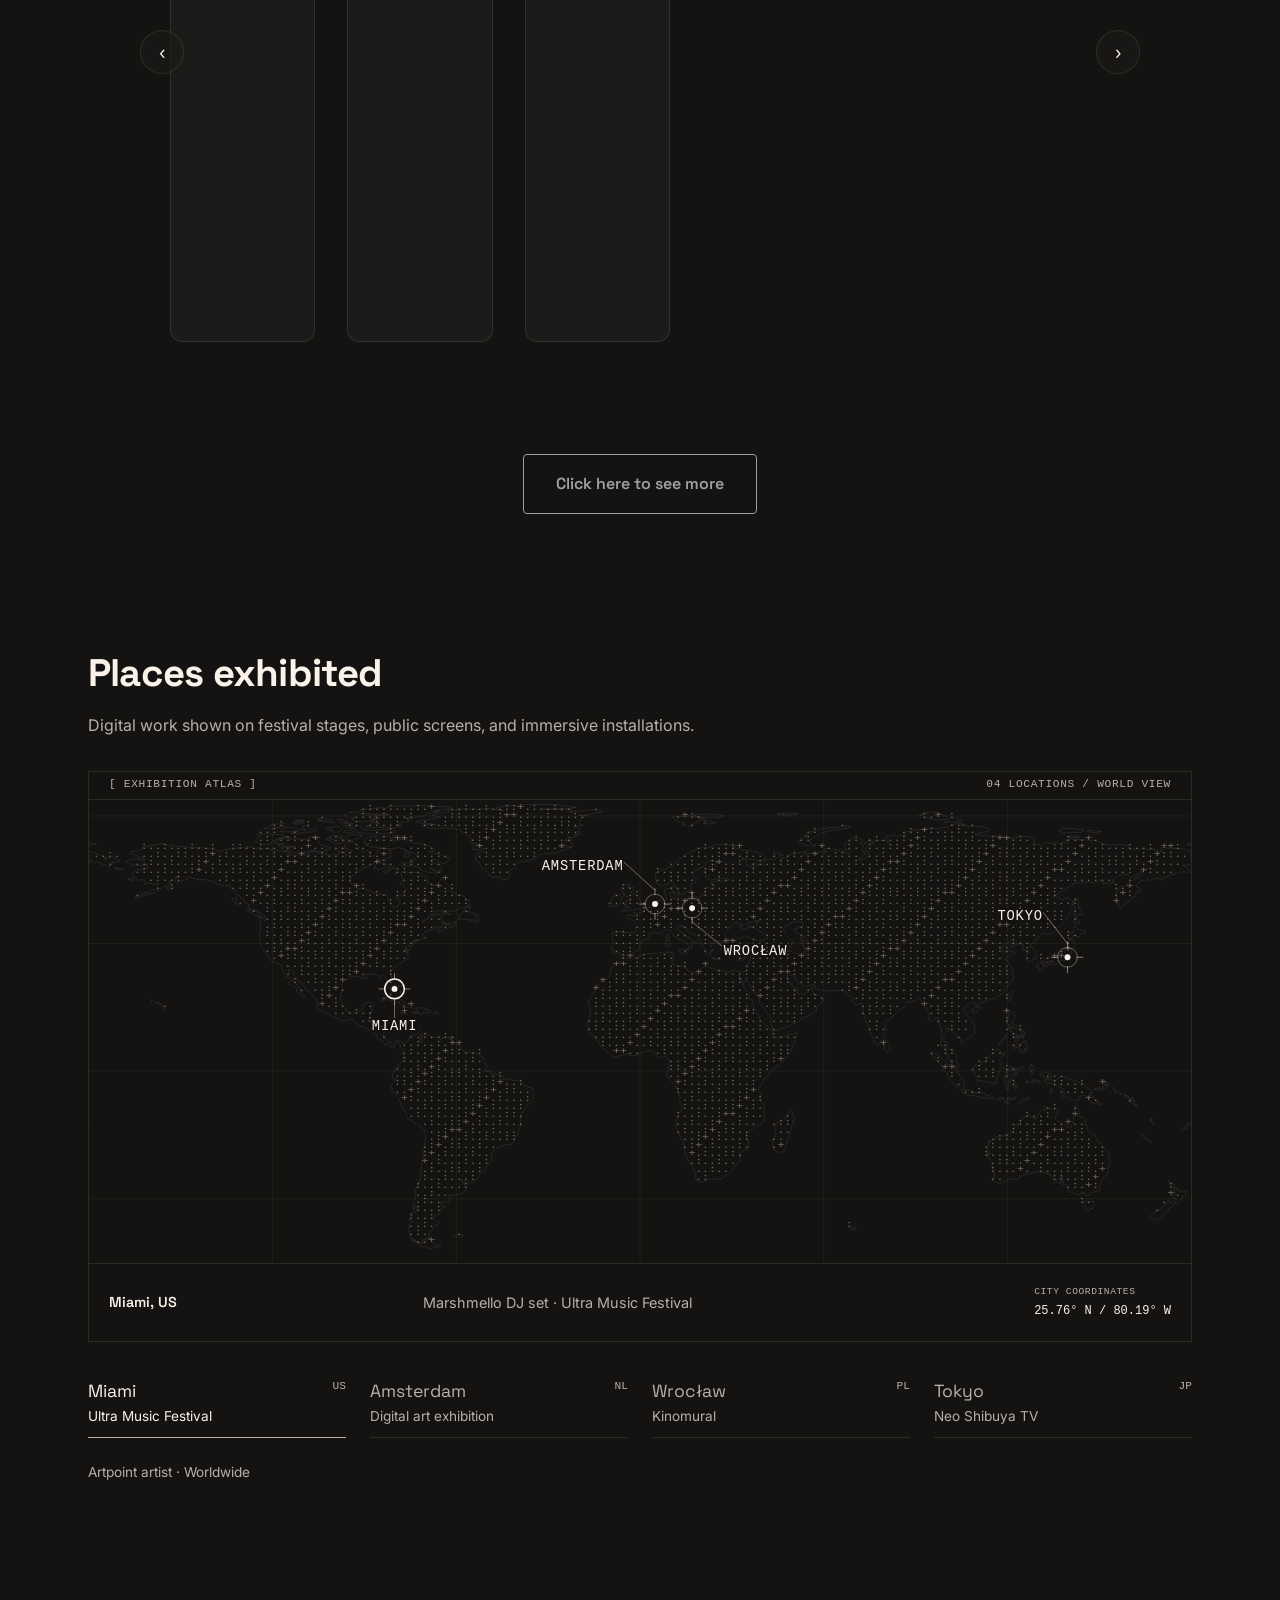
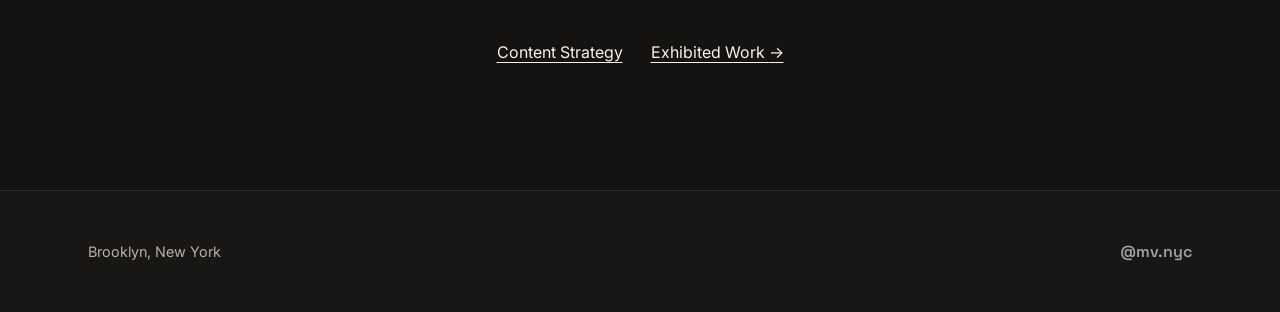
<file: spatial-storytelling.html>
<!DOCTYPE html>
<html lang="en">
<head>
    <meta charset="UTF-8">
    <meta name="viewport" content="width=device-width, initial-scale=1.0">
    <title>Spatial Storytelling — Massimo Vendola</title>
    <meta name="description" content="3D capture, Gaussian Splatting, point clouds, and experimental motion. I turn real-world spaces into digital art and immersive visual experiences.">
    <link rel="canonical" href="https://www.massimo.productions/spatial-storytelling.html">
    <link rel="preconnect" href="https://fonts.googleapis.com">
    <link rel="preconnect" href="https://fonts.gstatic.com" crossorigin>
    <link href="https://fonts.googleapis.com/css2?family=Inter:wght@400;500;600&family=Space+Grotesk:wght@600;700&display=swap" rel="stylesheet">
    <link rel="stylesheet" href="styles.css">
    <link rel="stylesheet" href="navigation.css?v=lines-1">
    <link rel="stylesheet" href="refresh.css?v=endpoint-results-1">
    <link rel="stylesheet" href="exhibition-map.css?v=lean-results-1">
</head>
<body class="refresh-site site-navigation">
    <a href="#main" class="skip-link">Skip to content</a>
    <!-- Particle Canvas Background -->
    <canvas id="particleCanvas" class="particle-canvas"></canvas>

    <!-- Navigation -->
    <nav class="navbar" id="navbar" aria-label="Main navigation">
        <div class="nav-container">
            <a href="index.html" class="nav-logo"><img src="assets/mv-logo.png" alt="Massimo Vendola" class="nav-logo-img"></a>
            <button class="nav-toggle" id="navToggle" type="button" aria-label="Toggle navigation" aria-controls="navMenu" aria-expanded="false">
                <span class="hamburger"></span>
            </button>
            <ul class="nav-menu" id="navMenu">
                <li><a href="index.html" class="nav-link">Home</a></li>
                <li><a href="spatial-storytelling.html" class="nav-link active" aria-current="page">Spatial Storytelling</a></li>
                <li><a href="content-strategy.html" class="nav-link">Content Strategy</a></li>
                <li><a href="branded-content.html" class="nav-link">Branded Content</a></li>
                <li><a href="index.html#about" class="nav-link">About</a></li>
            </ul>
        </div>
    </nav>

    <main class="page-main" id="main">
        <!-- Page Header -->
        <section class="page-header-container">
            <div class="container">
                <div class="page-header-content">
                    <h1 class="page-title">Spatial Storytelling</h1>
                    <p class="page-subtitle">3D capture, Gaussian Splatting, point clouds, and experimental motion. I turn real-world spaces into digital art and immersive visual experiences.</p>
                </div>
            </div>
        </section>

        <!-- YouTube Videos Carousel -->
        <section class="carousel-section-wrapper">
            <div class="container">
                <h2 class="carousel-section-title">3D &amp; Motion</h2>
                <div class="carousel-container" data-carousel="video">
                    <div class="carousel">
                        <div class="carousel-track">
                            <div class="carousel-slide">
                                <div class="video-wrapper">
                                    <iframe 
                                        src="https://www.youtube-nocookie.com/embed/4m9nC9H5eZE" 
                                        title="Digital Art Video 1"
                                        frameborder="0"
                                        allow="accelerometer; autoplay; clipboard-write; encrypted-media; gyroscope; picture-in-picture"
                                        allowfullscreen>
                                    </iframe>
                                </div>
                            </div>
                            <div class="carousel-slide">
                                <div class="video-wrapper">
                                    <iframe 
                                        src="https://www.youtube-nocookie.com/embed/ij29YtcvWTc" 
                                        title="Digital Art Video 2"
                                        frameborder="0"
                                        allow="accelerometer; autoplay; clipboard-write; encrypted-media; gyroscope; picture-in-picture"
                                        allowfullscreen>
                                    </iframe>
                                </div>
                            </div>
                            <div class="carousel-slide">
                                <div class="video-wrapper">
                                    <iframe 
                                        src="https://www.youtube-nocookie.com/embed/7mNLiFBBmFI" 
                                        title="Digital Art Video 3"
                                        frameborder="0"
                                        allow="accelerometer; autoplay; clipboard-write; encrypted-media; gyroscope; picture-in-picture"
                                        allowfullscreen>
                                    </iframe>
                                </div>
                            </div>
                        </div>
                    </div>
                    <button class="carousel-btn prev" aria-label="Previous video">‹</button>
                    <button class="carousel-btn next" aria-label="Next video">›</button>
                    <div class="carousel-dots">
                        <button class="carousel-dot active" aria-label="Go to slide 1"></button>
                        <button class="carousel-dot" aria-label="Go to slide 2"></button>
                        <button class="carousel-dot" aria-label="Go to slide 3"></button>
                    </div>
                </div>
            </div>
        </section>

        <!-- Instagram Reels Carousel -->
        <section class="carousel-section-wrapper reels-section">
            <div class="container">
                <h2 class="carousel-section-title">Instagram Reels</h2>
                <div class="reels-carousel-container">
                    <div class="reels-carousel">
                        <div class="reels-track">
                            <div class="reel-slide">
                                <div class="instagram-wrapper">
                                    <blockquote class="instagram-media" data-instgrm-permalink="https://www.instagram.com/reel/CmH3izDNF_n/" data-instgrm-version="14">
                                        <a href="https://www.instagram.com/reel/CmH3izDNF_n/">View on Instagram</a>
                                    </blockquote>
                                </div>
                            </div>
                            <div class="reel-slide">
                                <div class="instagram-wrapper">
                                    <blockquote class="instagram-media" data-instgrm-permalink="https://www.instagram.com/reel/Czw3ifGOkQX/" data-instgrm-version="14">
                                        <a href="https://www.instagram.com/reel/Czw3ifGOkQX/">View on Instagram</a>
                                    </blockquote>
                                </div>
                            </div>
                            <div class="reel-slide">
                                <div class="instagram-wrapper">
                                    <blockquote class="instagram-media" data-instgrm-permalink="https://www.instagram.com/reel/DBM72ROsKU8/" data-instgrm-version="14">
                                        <a href="https://www.instagram.com/reel/DBM72ROsKU8/">View on Instagram</a>
                                    </blockquote>
                                </div>
                            </div>
                        </div>
                    </div>
                    <button class="reels-carousel-btn prev" aria-label="Previous reel">‹</button>
                    <button class="reels-carousel-btn next" aria-label="Next reel">›</button>
                </div>
                
                <div class="cta-section">
                    <a href="https://instagram.com/mv.nyc" target="_blank" rel="noopener" class="link-button">Click here to see more</a>
                </div>
            </div>
        </section>
        <section class="exhibition-section container" id="places-exhibited" aria-labelledby="exhibition-title">
            <div class="exhibition-intro"><h2 id="exhibition-title">Places exhibited</h2><p>Digital work shown on festival stages, public screens, and immersive installations.</p></div>
            <div class="exhibition-console">
                <div class="map-toolbar"><span>[ EXHIBITION ATLAS ]</span><div class="map-toolbar-actions"><span>04 LOCATIONS / WORLD VIEW</span></div></div>
                <div class="map-viewport" data-pulse-surface tabindex="0" aria-label="Exhibition map. Scroll horizontally to explore, or select a city below.">
                    <svg class="exhibition-map" viewBox="0 0 1120 470" aria-labelledby="map-title map-description">
                        <title id="map-title">Exhibition locations around the world</title><desc id="map-description">A monochrome world map marking Miami, Amsterdam, Wrocław, and Tokyo. Select a marker or a city below for exhibition details.</desc>
                        <path class="map-graticule" d="M186.7 0 V470M373.3 0 V470M560.0 0 V470M746.7 0 V470M933.3 0 V470M0 405.2 H1120M0 275.5 H1120M0 145.9 H1120M0 16.2 H1120" aria-hidden="true"></path>
                        <image href="assets/exhibition-world.svg" width="1120" height="470" aria-hidden="true"></image>
                        <g class="map-marker is-selected" transform="translate(310.51 192.01)" role="button" tabindex="0" aria-label="Miami: Ultra Music Festival" aria-pressed="true" data-place="miami" data-map-x="310.51">
                            <circle class="map-hit" r="22"></circle>
                            <circle class="radial-ring" r="7" style="animation-delay: 0.0s"></circle><circle class="radial-ring radial-ring-echo" r="7" style="animation-delay: -1.4s"></circle>
                            <circle class="map-marker-orbit" r="10"></circle><path class="map-crosshair" d="M-16 0 H-9 M9 0 H16 M0 -16 V-9 M0 9 V16"></path><circle class="map-marker-core" r="3"></circle>
                            <path class="map-label-leader" d="M0 14 L0 34"></path><text class="map-label" x="0" y="42" text-anchor="middle">MIAMI</text>
                        </g>
                        <g class="map-marker" transform="translate(575.26 105.77)" role="button" tabindex="0" aria-label="Amsterdam: Digital art exhibition" aria-pressed="false" data-place="amsterdam" data-map-x="575.26">
                            <circle class="map-hit" r="22"></circle>
                            <circle class="radial-ring" r="7" style="animation-delay: -0.55s"></circle><circle class="radial-ring radial-ring-echo" r="7" style="animation-delay: -1.95s"></circle>
                            <circle class="map-marker-orbit" r="10"></circle><path class="map-crosshair" d="M-16 0 H-9 M9 0 H16 M0 -16 V-9 M0 9 V16"></path><circle class="map-marker-core" r="3"></circle>
                            <path class="map-label-leader" d="M0 -14 L-32 -43"></path><text class="map-label" x="-32" y="-35" text-anchor="end">AMSTERDAM</text>
                        </g>
                        <g class="map-marker" transform="translate(613.01 109.86)" role="button" tabindex="0" aria-label="Wrocław: Kinomural" aria-pressed="false" data-place="wroclaw" data-map-x="613.01">
                            <circle class="map-hit" r="22"></circle>
                            <circle class="radial-ring" r="7" style="animation-delay: -1.1s"></circle><circle class="radial-ring radial-ring-echo" r="7" style="animation-delay: -2.5s"></circle>
                            <circle class="map-marker-orbit" r="10"></circle><path class="map-crosshair" d="M-16 0 H-9 M9 0 H16 M0 -16 V-9 M0 9 V16"></path><circle class="map-marker-core" r="3"></circle>
                            <path class="map-label-leader" d="M0 14 L32 40"></path><text class="map-label" x="32" y="48" text-anchor="start">WROCŁAW</text>
                        </g>
                        <g class="map-marker" transform="translate(994.47 159.88)" role="button" tabindex="0" aria-label="Tokyo: Neo Shibuya TV" aria-pressed="false" data-place="tokyo" data-map-x="994.47">
                            <circle class="map-hit" r="22"></circle>
                            <circle class="radial-ring" r="7" style="animation-delay: -1.6500000000000001s"></circle><circle class="radial-ring radial-ring-echo" r="7" style="animation-delay: -3.05s"></circle>
                            <circle class="map-marker-orbit" r="10"></circle><path class="map-crosshair" d="M-16 0 H-9 M9 0 H16 M0 -16 V-9 M0 9 V16"></path><circle class="map-marker-core" r="3"></circle>
                            <path class="map-label-leader" d="M0 -14 L-25 -46"></path><text class="map-label" x="-25" y="-38" text-anchor="end">TOKYO</text>
                        </g>
                    </svg>
                </div>
                <div class="map-readout" role="status" aria-live="polite"><span id="map-selected-city">Miami, US</span><span id="map-selected-venue">Marshmello DJ set · Ultra Music Festival</span><span class="map-coordinates"><span class="map-coordinate-label">CITY COORDINATES</span><span id="map-selected-coordinates">25.76° N / 80.19° W</span></span></div>
            </div>
            <div class="exhibition-places" aria-label="Select an exhibition city">
                <button class="exhibition-place is-selected" type="button" aria-pressed="true" data-place="miami" data-city="Miami, US" data-venue="Marshmello DJ set · Ultra Music Festival" data-coordinates="25.76° N / 80.19° W"><span class="venue-city">Miami <span>US</span></span><span class="venue-name">Ultra Music Festival</span></button>
                <button class="exhibition-place" type="button" aria-pressed="false" data-place="amsterdam" data-city="Amsterdam, NL" data-venue="Exhibited digital work · Amsterdam, Netherlands" data-coordinates="52.37° N / 4.90° E"><span class="venue-city">Amsterdam <span>NL</span></span><span class="venue-name">Digital art exhibition</span></button>
                <button class="exhibition-place" type="button" aria-pressed="false" data-place="wroclaw" data-city="Wrocław, PL" data-venue="Kinomural · Wrocław, Poland" data-coordinates="51.11° N / 17.04° E"><span class="venue-city">Wrocław <span>PL</span></span><span class="venue-name">Kinomural</span></button>
                <button class="exhibition-place" type="button" aria-pressed="false" data-place="tokyo" data-city="Tokyo, JP" data-venue="Neo Shibuya TV · Tokyo, Japan" data-coordinates="35.68° N / 139.65° E"><span class="venue-city">Tokyo <span>JP</span></span><span class="venue-name">Neo Shibuya TV</span></button>
            </div>
            <p class="exhibition-worldwide">Artpoint artist · Worldwide</p>
        </section>

        <div class="container related-work">
            <a href="content-strategy.html">Content Strategy</a>
            <a href="exhibited-work.html">Exhibited Work <span aria-hidden="true">→</span></a>
        </div>
    </main>

    <!-- Footer -->
    <footer class="footer">
        <div class="container">
            <div class="footer-content">
                <p class="footer-location">Brooklyn, New York</p>
                <div class="footer-social">
                    <a href="https://instagram.com/mv.nyc" target="_blank" rel="noopener">@mv.nyc</a>
                </div>
            </div>
        </div>
    </footer>

    <script src="particles.js"></script>
    <script src="navigation.js?v=lines-1"></script>
    <script src="script.js"></script>
    <script src="refresh.js?v=lean-results-1"></script>
    <script src="exhibition-map.js?v=spatial-signals-1"></script>
    <script async src="//www.instagram.com/embed.js"></script>
</body>
</html>
</file>
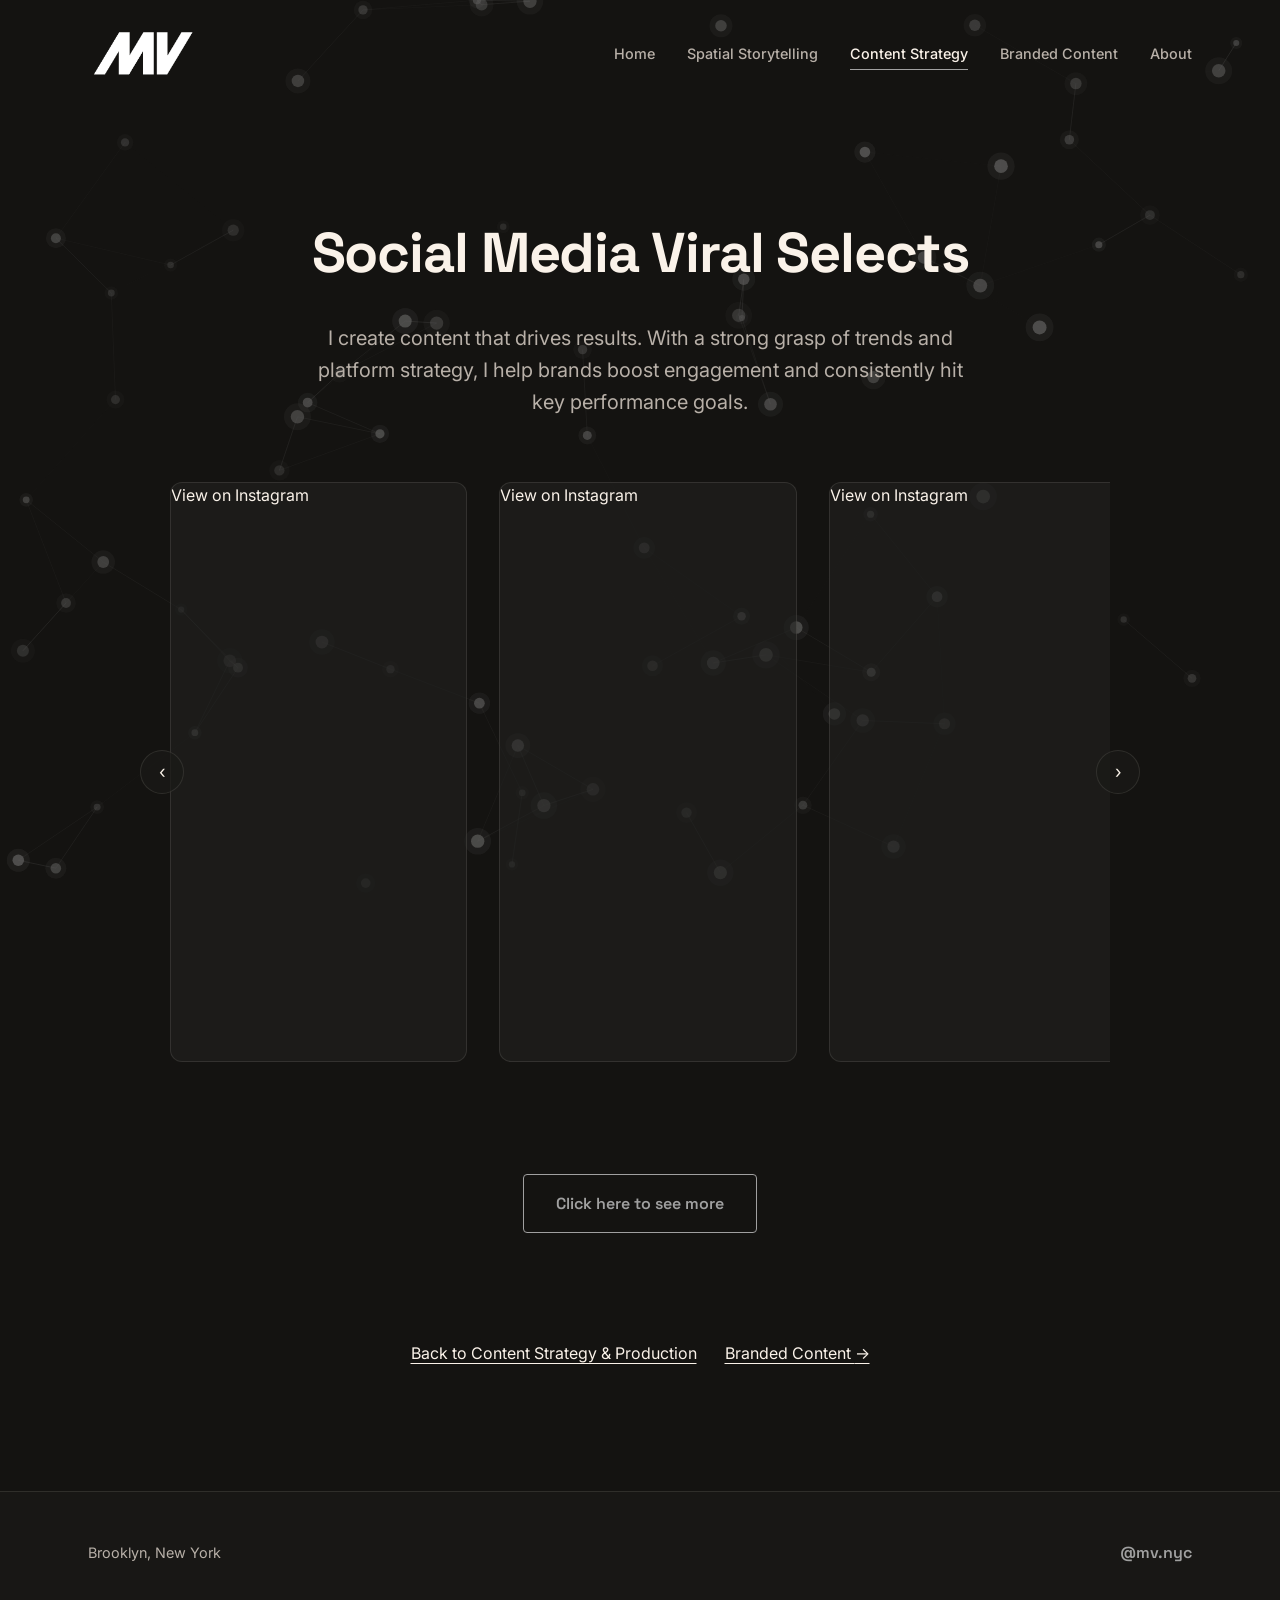
<file: viral-selects.html>
<!DOCTYPE html>
<html lang="en">
<head>
    <meta charset="UTF-8">
    <meta name="viewport" content="width=device-width, initial-scale=1.0">
    <title>Social Media Viral Selects — Massimo Vendola</title>
    <meta name="description" content="I create content that drives results. With a strong grasp of trends and platform strategy, I help brands boost engagement and consistently hit key performance goals.">
    <link rel="canonical" href="https://www.massimo.productions/viral-selects.html">
    <link rel="preconnect" href="https://fonts.googleapis.com">
    <link rel="preconnect" href="https://fonts.gstatic.com" crossorigin>
    <link href="https://fonts.googleapis.com/css2?family=Inter:wght@400;500;600&family=Space+Grotesk:wght@600;700&display=swap" rel="stylesheet">
    <link rel="stylesheet" href="styles.css">
    <link rel="stylesheet" href="navigation.css?v=lines-1">
    <link rel="stylesheet" href="refresh.css?v=endpoint-results-1">
</head>
<body class="refresh-site site-navigation">
    <a href="#main" class="skip-link">Skip to content</a>
    <!-- Particle Canvas Background -->
    <canvas id="particleCanvas" class="particle-canvas"></canvas>

    <!-- Navigation -->
    <nav class="navbar" id="navbar" aria-label="Main navigation">
        <div class="nav-container">
            <a href="index.html" class="nav-logo"><img src="assets/mv-logo.png" alt="Massimo Vendola" class="nav-logo-img"></a>
            <button class="nav-toggle" id="navToggle" type="button" aria-label="Toggle navigation" aria-controls="navMenu" aria-expanded="false">
                <span class="hamburger"></span>
            </button>
            <ul class="nav-menu" id="navMenu">
                <li><a href="index.html" class="nav-link">Home</a></li>
                <li><a href="spatial-storytelling.html" class="nav-link">Spatial Storytelling</a></li>
                <li><a href="content-strategy.html" class="nav-link active">Content Strategy</a></li>
                <li><a href="branded-content.html" class="nav-link">Branded Content</a></li>
                <li><a href="index.html#about" class="nav-link">About</a></li>
            </ul>
        </div>
    </nav>

    <main class="page-main" id="main">
        <!-- Page Header -->
        <header class="page-header">
            <div class="container">
                <h1 class="page-title reveal">Social Media Viral Selects</h1>
                <p class="page-description reveal">I create content that drives results. With a strong grasp of trends and platform strategy, I help brands boost engagement and consistently hit key performance goals.</p>
            </div>
        </header>

        <!-- 7 Reel Carousel -->
        <section class="container">
            <div class="reels-carousel-container reveal">
                <div class="reels-carousel">
                    <div class="reels-track">
                        <div class="reel-slide">
                            <div class="instagram-wrapper">
                                <blockquote class="instagram-media" data-instgrm-permalink="https://www.instagram.com/reel/CuAjg_wukkA/" data-instgrm-version="14">
                                    <a href="https://www.instagram.com/reel/CuAjg_wukkA/">View on Instagram</a>
                                </blockquote>
                            </div>
                        </div>
                        <div class="reel-slide">
                            <div class="instagram-wrapper">
                                <blockquote class="instagram-media" data-instgrm-permalink="https://www.instagram.com/reel/CjEr1EWDgCV/" data-instgrm-version="14">
                                    <a href="https://www.instagram.com/reel/CjEr1EWDgCV/">View on Instagram</a>
                                </blockquote>
                            </div>
                        </div>
                        <div class="reel-slide">
                            <div class="instagram-wrapper">
                                <blockquote class="instagram-media" data-instgrm-permalink="https://www.instagram.com/reel/CunsorONEy9/" data-instgrm-version="14">
                                    <a href="https://www.instagram.com/reel/CunsorONEy9/">View on Instagram</a>
                                </blockquote>
                            </div>
                        </div>
                        <div class="reel-slide">
                            <div class="instagram-wrapper">
                                <blockquote class="instagram-media" data-instgrm-permalink="https://www.instagram.com/reel/CmH3izDNF_n/" data-instgrm-version="14">
                                    <a href="https://www.instagram.com/reel/CmH3izDNF_n/">View on Instagram</a>
                                </blockquote>
                            </div>
                        </div>
                        <div class="reel-slide">
                            <div class="instagram-wrapper">
                                <blockquote class="instagram-media" data-instgrm-permalink="https://www.instagram.com/reel/Czw3ifGOkQX/" data-instgrm-version="14">
                                    <a href="https://www.instagram.com/reel/Czw3ifGOkQX/">View on Instagram</a>
                                </blockquote>
                            </div>
                        </div>
                        <div class="reel-slide">
                            <div class="instagram-wrapper">
                                <blockquote class="instagram-media" data-instgrm-permalink="https://www.instagram.com/reel/DBM72ROsKU8/" data-instgrm-version="14">
                                    <a href="https://www.instagram.com/reel/DBM72ROsKU8/">View on Instagram</a>
                                </blockquote>
                            </div>
                        </div>
                        <div class="reel-slide">
                            <div class="instagram-wrapper">
                                <blockquote class="instagram-media" data-instgrm-permalink="https://www.instagram.com/reel/ChZ9KxYvmm1/" data-instgrm-version="14">
                                    <a href="https://www.instagram.com/reel/ChZ9KxYvmm1/">View on Instagram</a>
                                </blockquote>
                            </div>
                        </div>
                    </div>
                </div>
                <button class="reels-carousel-btn prev" aria-label="Previous reel">‹</button>
                <button class="reels-carousel-btn next" aria-label="Next reel">›</button>
            </div>
            
            <div class="cta-section reveal">
                <a href="https://instagram.com/mv.nyc" target="_blank" rel="noopener" class="link-button">Click here to see more</a>
            </div>
        </section>
        <div class="container related-work">
            <a href="content-strategy.html">Back to Content Strategy &amp; Production</a>
            <a href="branded-content.html">Branded Content <span aria-hidden="true">→</span></a>
        </div>
    </main>

    <!-- Footer -->
    <footer class="footer">
        <div class="container">
            <div class="footer-content">
                <p class="footer-location">Brooklyn, New York</p>
                <div class="footer-social">
                    <a href="https://instagram.com/mv.nyc" target="_blank" rel="noopener">@mv.nyc</a>
                </div>
            </div>
        </div>
    </footer>

    <script src="particles.js"></script>
    <script src="navigation.js?v=lines-1"></script>
    <script src="script.js"></script>
    <script src="refresh.js?v=lean-results-1"></script>
    <script async src="//www.instagram.com/embed.js"></script>
</body>
</html>
</file>
<file: styles.css>
/**
 * Massimo Vendola Portfolio
 * Design System
 */

/* CSS Custom Properties */
:root {
    --bg-primary: #141311;
    --bg-surface: rgba(26, 26, 24, 0.7);
    --bg-card: rgba(34, 34, 32, 0.6);
    --glass-bg: rgba(34, 34, 32, 0.4);
    --glass-border: rgba(250, 242, 233, 0.08);
    --glass-blur: blur(20px);
    --text-primary: #faf2e9;
    --text-secondary: #b8b0a8;
    --text-muted: #888480;
    --accent: #a0a0a0;
    --accent-hover: #c0c0c0;
    --border: rgba(250, 242, 233, 0.1);
    --border-hover: rgba(250, 242, 233, 0.2);
    
    --font-heading: 'Space Grotesk', sans-serif;
    --font-body: 'Inter', sans-serif;
    
    --space-xs: 0.5rem;
    --space-sm: 1rem;
    --space-md: 1.5rem;
    --space-lg: 2rem;
    --space-xl: 3rem;
    --space-2xl: 4rem;
    --space-3xl: 6rem;
    --space-4xl: 8rem;
    
    --transition-fast: 0.2s ease;
    --transition-base: 0.3s ease;
    --transition-slow: 0.5s ease;
    
    --container-max: 1200px;
    --container-padding: clamp(1.5rem, 5vw, 3rem);
}

/* Reset & Base */
*, *::before, *::after {
    box-sizing: border-box;
    margin: 0;
    padding: 0;
}

html {
    scroll-behavior: smooth;
    font-size: 16px;
}

body {
    font-family: var(--font-body);
    font-weight: 400;
    line-height: 1.6;
    color: var(--text-primary);
    background-color: var(--bg-primary);
    -webkit-font-smoothing: antialiased;
    min-height: 100vh;
}

a { color: inherit; text-decoration: none; }
button { font-family: inherit; cursor: pointer; border: none; background: none; }

.container {
    max-width: var(--container-max);
    margin: 0 auto;
    padding: 0 var(--container-padding);
}

/* Navigation */
.navbar {
    position: fixed;
    top: 0;
    left: 0;
    right: 0;
    z-index: 1000;
    padding: var(--space-md) 0;
    transition: var(--transition-base);
    background: transparent;
}

.navbar.scrolled {
    background: rgba(20, 19, 17, 0.95);
    backdrop-filter: blur(20px);
    border-bottom: 1px solid var(--border);
}

.nav-container {
    max-width: var(--container-max);
    margin: 0 auto;
    padding: 0 var(--container-padding);
    display: flex;
    align-items: center;
    justify-content: space-between;
}

.nav-logo {
    font-family: var(--font-heading);
    font-weight: 700;
    font-size: 1.5rem;
    color: #faf2e9;
    letter-spacing: -0.02em;
    display: flex;
    align-items: center;
    gap: 0.5rem;
}

.nav-logo-text {
    background: #faf2e9;
    color: var(--bg-primary);
    padding: 0.35rem 0.6rem;
    border-radius: 6px;
    font-weight: 700;
    font-size: 1.25rem;
    line-height: 1;
}

.nav-logo:hover { color: var(--accent); }
.nav-logo:hover .nav-logo-text { background: var(--accent); }

.nav-logo-img {
    height: 60px;
    width: auto;
    display: block;
    filter: brightness(0) invert(1);
}

.nav-menu {
    display: flex;
    list-style: none;
    gap: var(--space-lg);
}

.nav-link {
    font-size: 0.9rem;
    font-weight: 500;
    color: var(--text-secondary);
    position: relative;
    padding: 0.5rem 0;
    transition: var(--transition-fast);
}

.nav-link::after {
    content: '';
    position: absolute;
    bottom: 0;
    left: 0;
    width: 0;
    height: 1px;
    background: var(--accent);
    transition: var(--transition-base);
}

.nav-link:hover, .nav-link.active { color: var(--text-primary); }
.nav-link:hover::after, .nav-link.active::after { width: 100%; }

.nav-toggle {
    display: none;
    width: 2rem;
    height: 2rem;
    position: relative;
    z-index: 1001;
}

.hamburger, .hamburger::before, .hamburger::after {
    display: block;
    width: 1.5rem;
    height: 2px;
    background: var(--text-primary);
    position: absolute;
    transition: var(--transition-fast);
}

.hamburger {
    top: 50%;
    left: 50%;
    transform: translate(-50%, -50%);
}

.hamburger::before, .hamburger::after { content: ''; left: 0; }
.hamburger::before { top: -6px; }
.hamburger::after { top: 6px; }

.nav-toggle.active .hamburger { background: transparent; }
.nav-toggle.active .hamburger::before { top: 0; transform: rotate(45deg); }
.nav-toggle.active .hamburger::after { top: 0; transform: rotate(-45deg); }

/* Particle Canvas */
.particle-canvas {
    position: fixed;
    top: 0;
    left: 0;
    width: 100%;
    height: 100%;
    z-index: 0;
    opacity: 0.4;
    pointer-events: none;
}

/* 3D Render Background - Hero only */
.hero-background {
    position: absolute;
    top: 0;
    left: 0;
    width: 100%;
    height: 100%;
    z-index: 0;
    background-image: url('assets/i-hope-you-render.png');
    background-size: cover;
    background-position: center;
    background-repeat: no-repeat;
    opacity: 0.5;
    pointer-events: none;
    mask-image: linear-gradient(to bottom, rgba(0,0,0,1) 0%, rgba(0,0,0,1) 70%, rgba(0,0,0,0) 100%);
    -webkit-mask-image: linear-gradient(to bottom, rgba(0,0,0,1) 0%, rgba(0,0,0,1) 70%, rgba(0,0,0,0) 100%);
}

/* Hero Section */
.hero {
    min-height: 100vh;
    display: flex;
    flex-direction: column;
    justify-content: center;
    align-items: center;
    position: relative;
    padding: calc(var(--space-3xl) + 80px) var(--container-padding) 180px;
    overflow: visible;
}

.hero::after {
    content: '';
    position: absolute;
    bottom: 0;
    left: 0;
    width: 100%;
    height: 150px;
    background: linear-gradient(to bottom, transparent 0%, var(--bg-primary) 80%);
    pointer-events: none;
    z-index: 2;
}

.hero-content {
    position: relative;
    z-index: 3;
    text-align: center;
    max-width: 900px;
    padding-bottom: var(--space-xl);
}

.hero-title {
    font-family: var(--font-heading);
    font-weight: 700;
    font-size: clamp(2rem, 6vw, 4rem);
    line-height: 1.2;
    margin-bottom: var(--space-xl);
    letter-spacing: -0.02em;
    color: var(--text-primary);
    padding: 0 var(--space-md);
}

.hero-subtitle {
    font-size: clamp(1.1rem, 2.2vw, 1.35rem);
    font-weight: 600;
    color: var(--text-primary);
    max-width: 650px;
    margin: 0 auto var(--space-2xl);
    line-height: 1.6;
    padding: 0 var(--space-lg);
}

.hero-bio {
    font-size: 1.1rem;
    color: var(--text-secondary);
    max-width: 700px;
    margin: 0 auto var(--space-2xl);
    line-height: 1.9;
    padding: 0 var(--space-md);
    padding: 0 var(--space-sm);
}

.hero-bio p { margin-bottom: var(--space-md); }
.hero-bio p:last-child { margin-bottom: 0; }

.hero-ctas {
    display: flex;
    gap: var(--space-md);
    justify-content: center;
    flex-wrap: wrap;
}

/* Buttons */
.btn {
    display: inline-flex;
    align-items: center;
    justify-content: center;
    padding: 1rem 2rem;
    font-family: var(--font-body);
    font-size: 0.95rem;
    font-weight: 500;
    border-radius: 4px;
    transition: var(--transition-base);
    min-width: 160px;
}

.btn-primary {
    background: var(--accent);
    color: var(--bg-primary);
}

.btn-primary:hover {
    background: var(--accent-hover);
    transform: translateY(-2px);
}

.btn-secondary {
    background: transparent;
    color: var(--text-primary);
    border: 1px solid var(--border);
}

.btn-secondary:hover {
    border-color: var(--border-hover);
    background: rgba(250, 242, 233, 0.05);
    transform: translateY(-2px);
}

.scroll-indicator {
    position: absolute;
    bottom: 120px;
    left: 50%;
    transform: translateX(-50%);
    display: flex;
    flex-direction: column;
    align-items: center;
    gap: var(--space-sm);
    opacity: 0.7;
    animation: bounce 2s infinite;
    z-index: 10;
    pointer-events: none;
}

.scroll-text {
    font-size: 0.75rem;
    text-transform: uppercase;
    letter-spacing: 0.2em;
    color: var(--text-secondary);
}

.scroll-line {
    width: 1px;
    height: 40px;
    background: linear-gradient(to bottom, var(--text-secondary), transparent);
}

@keyframes bounce {
    0%, 100% { transform: translateX(-50%) translateY(0); }
    50% { transform: translateX(-50%) translateY(8px); }
}

/* Page Header */
.page-header {
    padding: calc(var(--space-4xl) + 80px) 0 var(--space-2xl);
    text-align: center;
    position: relative;
    z-index: 1;
}

.page-title {
    font-family: var(--font-heading);
    font-weight: 700;
    font-size: clamp(2rem, 5vw, 3.5rem);
    letter-spacing: -0.02em;
    margin-bottom: var(--space-md);
    color: var(--text-primary);
}

.page-subtitle, .page-description {
    font-size: clamp(1rem, 2vw, 1.25rem);
    color: var(--text-secondary);
    max-width: 700px;
    margin: 0 auto;
    line-height: 1.6;
    padding: 0 var(--space-sm);
}

/* Clients Section */
.clients-section {
    padding: var(--space-4xl) 0;
    text-align: center;
    position: relative;
    z-index: 2;
}

.clients-title {
    font-family: var(--font-heading);
    font-weight: 600;
    font-size: 0.875rem;
    color: var(--text-muted);
    text-transform: uppercase;
    letter-spacing: 0.15em;
    margin-bottom: var(--space-xl);
}

.clients-grid {
    display: flex;
    flex-wrap: wrap;
    justify-content: center;
}

/* Clients Marquee */
.clients-marquee {
    overflow: hidden;
    width: 100%;
    padding: var(--space-lg) 0;
    position: relative;
}

.clients-marquee::before,
.clients-marquee::after {
    content: '';
    position: absolute;
    top: 0;
    width: 100px;
    height: 100%;
    z-index: 2;
    pointer-events: none;
}

.clients-marquee::before {
    left: 0;
    background: linear-gradient(to right, var(--bg-primary), transparent);
}

.clients-marquee::after {
    right: 0;
    background: linear-gradient(to left, var(--bg-primary), transparent);
}

.marquee-track {
    display: flex;
    gap: var(--space-xl);
    width: fit-content;
    will-change: transform;
}

.marquee-item {
    flex-shrink: 0;
    display: flex;
    flex-direction: column;
    align-items: center;
    justify-content: center;
    position: relative;
    min-width: 180px;
    height: 120px;
    transition: var(--transition-base);
    cursor: pointer;
}

.marquee-item:hover {
    transform: translateY(-4px);
}

.marquee-logo {
    width: 140px;
    height: 100px;
    object-fit: contain;
    opacity: 0.85;
    transition: var(--transition-base);
}

.marquee-item:hover .marquee-logo {
    opacity: 1;
    filter: blur(4px);
}

.marquee-name {
    position: absolute;
    top: 50%;
    left: 50%;
    transform: translate(-50%, -50%);
    font-family: var(--font-heading);
    font-weight: 700;
    font-size: 0.875rem;
    color: var(--text-primary);
    text-transform: uppercase;
    letter-spacing: 0.1em;
    opacity: 0;
    transition: var(--transition-base);
    z-index: 10;
    text-align: center;
    padding: var(--space-sm) var(--space-md);
    background: rgba(10, 10, 10, 0.7);
    backdrop-filter: blur(8px);
    border-radius: 8px;
    white-space: nowrap;
    pointer-events: none;
}

.marquee-item:hover .marquee-name {
    opacity: 1;
    color: var(--accent);
}

.client-logo {
    font-family: var(--font-heading);
    font-weight: 600;
    font-size: 0.875rem;
    color: var(--text-secondary);
    padding: var(--space-sm) var(--space-md);
    background: var(--bg-card);
    border: 1px solid var(--border);
    border-radius: 6px;
    transition: var(--transition-base);
    display: flex;
    align-items: center;
    gap: var(--space-xs);
}

.client-logo:hover {
    border-color: var(--accent);
    color: var(--text-primary);
    transform: translateY(-2px);
}

.client-logo img, .client-logo svg {
    height: 20px;
    width: auto;
    max-width: 80px;
}

/* About Section */
.about-section {
    padding: var(--space-4xl) 0;
    text-align: center;
    position: relative;
    z-index: 2;
}

.about-title {
    font-family: var(--font-heading);
    font-weight: 700;
    font-size: clamp(2rem, 5vw, 3rem);
    color: var(--text-primary);
    margin-bottom: var(--space-xl);
    letter-spacing: -0.02em;
}

.about-content {
    display: flex;
    gap: var(--space-xl);
    align-items: center;
    max-width: 1200px;
    margin: 0 auto;
}

.about-text {
    flex: 1;
}

.about-text p {
    font-size: clamp(1.1rem, 2vw, 1.25rem);
    color: var(--text-secondary);
    line-height: 1.8;
    margin-bottom: var(--space-lg);
}

.about-text p:last-child {
    margin-bottom: 0;
}

.about-image {
    flex: 0 0 420px;
}

.about-img {
    width: 100%;
    height: auto;
    border-radius: 8px;
    object-fit: cover;
}

@media (max-width: 768px) {
    .about-content {
        flex-direction: column;
        gap: var(--space-lg);
    }
    
    .about-image {
        flex: 0 0 auto;
        width: 100%;
        max-width: 420px;
    }
}

/* Contact Section */
.contact-section {
    padding: var(--space-2xl) 0 var(--space-3xl);
    text-align: center;
}

.contact-info {
    display: flex;
    flex-direction: column;
    gap: var(--space-sm);
    align-items: center;
}

.contact-location {
    font-size: 1rem;
    color: var(--text-secondary);
}

.contact-social {
    font-family: var(--font-heading);
    font-weight: 600;
    font-size: 1.1rem;
}

.contact-social a {
    color: var(--accent);
    transition: var(--transition-fast);
}

.contact-social a:hover { color: var(--accent-hover); }

/* ============================================
   CAROUSEL STYLES
   ============================================ */
.carousel-container {
    position: relative;
    max-width: 1000px;
    margin: 0 auto var(--space-xl);
}

.carousel {
    display: flex;
    overflow: hidden;
    border-radius: 12px;
    background: var(--bg-card);
    width: 100%;
    position: relative;
}

.carousel-container[data-carousel="video"] {
    max-width: 900px;
}

.carousel-container[data-carousel="video"] .carousel {
    height: 500px;
}

.carousel-track {
    display: flex;
    transition: transform 0.25s ease;
    height: 100%;
    width: 100%;
}

.carousel-slide {
    flex: 1 0 100%;
    min-width: 100%;
    width: 100%;
    height: 100%;
    padding: 0;
    flex-shrink: 0;
}

.carousel-slide .video-wrapper {
    position: relative;
    width: 100%;
    height: 100%;
    background: var(--bg-surface);
    overflow: hidden;
}

.carousel-slide .video-wrapper iframe {
    position: absolute;
    top: 0;
    left: 0;
    width: 100%;
    height: 100%;
    border: none;
    object-fit: cover;
}

/* Video Grid Layout */
.video-grid {
    display: grid;
    grid-template-columns: repeat(auto-fit, minmax(400px, 1fr));
    gap: var(--space-lg);
    max-width: 1200px;
    margin: 0 auto;
}

.video-card {
    background: var(--bg-card);
    border-radius: 12px;
    overflow: hidden;
}

.video-card .video-wrapper {
    position: relative;
    padding-bottom: 56.25%;
    height: 0;
}

.video-card .video-wrapper iframe {
    position: absolute;
    top: 0;
    left: 0;
    width: 100%;
    height: 100%;
    border: none;
}

.carousel-btn {
    position: absolute;
    top: 50%;
    transform: translateY(-50%);
    width: 48px;
    height: 48px;
    border-radius: 50%;
    background: var(--bg-surface);
    border: 1px solid var(--border);
    color: var(--text-primary);
    font-size: 1.25rem;
    cursor: pointer;
    transition: var(--transition-base);
    display: flex;
    align-items: center;
    justify-content: center;
    z-index: 10;
}

.carousel-btn:hover {
    background: var(--accent);
    border-color: var(--accent);
    color: var(--bg-primary);
}

.carousel-btn.prev { left: -24px; }
.carousel-btn.next { right: -24px; }

.carousel-dots {
    display: flex;
    justify-content: center;
    gap: var(--space-xs);
    margin-top: var(--space-md);
}

.carousel-dot {
    width: 8px;
    height: 8px;
    border-radius: 50%;
    background: var(--border);
    border: none;
    cursor: pointer;
    transition: var(--transition-base);
}

.carousel-dot.active {
    background: var(--accent);
    width: 24px;
    border-radius: 4px;
}

/* Reels Carousel */
.reels-carousel-container {
    position: relative;
    max-width: 1000px;
    margin: 0 auto var(--space-xl);
    padding: 0 30px;
}

.reels-carousel {
    display: flex;
    overflow: hidden;
    gap: var(--space-lg);
    width: 100%;
}

.reels-track {
    display: flex;
    gap: var(--space-lg);
    transition: transform 0.25s ease;
    position: relative;
}

.reel-slide {
    min-width: calc(33.333% - 1rem);
    flex-shrink: 0;
    padding: 0;  /* Ensure no extra padding */
}

.instagram-wrapper {
    width: 100%;
    max-width: 100%;
}

.reel-slide .instagram-wrapper {
    background: var(--bg-card);
    border-radius: 12px;
    overflow: hidden;
    border: 1px solid var(--border);
    min-height: 580px;
}

.reel-slide blockquote {
    margin: 0 !important;
    width: 100% !important;
}

.reels-carousel-btn {
    position: absolute;
    top: 50%;
    transform: translateY(-50%);
    width: 44px;
    height: 44px;
    border-radius: 50%;
    background: var(--bg-surface);
    border: 1px solid var(--border);
    color: var(--text-primary);
    font-size: 1.1rem;
    cursor: pointer;
    transition: var(--transition-base);
    display: flex;
    align-items: center;
    justify-content: center;
    z-index: 100;
    pointer-events: auto;
}

.reels-carousel-btn:hover {
    background: var(--accent);
    border-color: var(--accent);
    color: var(--bg-primary);
}

.reels-carousel-btn.prev { left: 0; }
.reels-carousel-btn.next { right: 0; }

/* ============================================
   SECTION TITLES FOR CAROUSELS
   ============================================ */
.carousel-section {
    margin-bottom: var(--space-2xl);
}

.carousel-section-title {
    font-family: var(--font-heading);
    font-weight: 600;
    font-size: 1.25rem;
    color: var(--text-primary);
    margin-bottom: var(--space-lg);
    text-align: center;
}

/* ============================================
   EXHIBITED WORK
   ============================================ */
.exhibited-section {
    padding: 0 0 var(--space-xl);
    text-align: center;
}

.exhibited-text {
    font-size: clamp(1.1rem, 2vw, 1.35rem);
    color: var(--text-secondary);
    line-height: 1.8;
    margin-bottom: var(--space-xl);
    max-width: 800px;
    margin-left: auto;
    margin-right: auto;
}

.vertical-video-placeholder {
    max-width: 400px;
    margin: 0 auto var(--space-xl);
}

.vertical-video-wrapper {
    position: relative;
    padding-bottom: 177.78%;
    background: var(--bg-card);
    border-radius: 12px;
    overflow: hidden;
    border: 1px solid var(--border);
}

.vertical-video-wrapper iframe {
    position: absolute;
    top: 0;
    left: 0;
    width: 100%;
    height: 100%;
    border: none;
}

/* ============================================
   METRICS SECTION
   ============================================ */
.metrics-section {
    padding: var(--space-2xl) 0 var(--space-lg);
    text-align: center;
    position: relative;
    z-index: 1;
}

.metrics-grid {
    display: flex;
    justify-content: center;
    gap: var(--space-xl);
    flex-wrap: wrap;
    margin-bottom: var(--space-lg);
}

.metric-item {
    display: flex;
    flex-direction: column;
    align-items: center;
    gap: var(--space-xs);
}

.metric-number {
    font-family: var(--font-heading);
    font-weight: 700;
    font-size: clamp(2rem, 5vw, 3rem);
    color: var(--accent);
    line-height: 1;
}

.metric-label {
    font-size: 0.875rem;
    color: var(--text-secondary);
    text-transform: uppercase;
    letter-spacing: 0.1em;
}

.metrics-copy {
    font-size: clamp(1rem, 2vw, 1.125rem);
    color: var(--text-secondary);
    max-width: 800px;
    margin: 0 auto;
    line-height: 1.7;
}

@media (max-width: 768px) {
    .metrics-grid {
        gap: var(--space-lg);
    }
    
    .metric-item {
        min-width: 120px;
    }
}

/* ============================================
   BRANDED CONTENT - BRAND SECTIONS
   ============================================ */
.brands-container {
    display: flex;
    flex-direction: column;
    gap: var(--space-3xl);
    margin-bottom: var(--space-2xl);
}

.brand-section {
    background: var(--glass-bg);
    backdrop-filter: var(--glass-blur);
    -webkit-backdrop-filter: var(--glass-blur);
    border: 1px solid var(--glass-border);
    border-radius: 16px;
    overflow: hidden;
    transition: var(--transition-base);
    padding: var(--space-xl);
}

.brand-section:hover {
    border-color: var(--border-hover);
    background: rgba(34, 34, 32, 0.5);
}

.brand-header {
    margin-bottom: var(--space-lg);
    display: flex;
    align-items: center;
    gap: var(--space-lg);
}

.brand-logo {
    width: 100px;
    height: 100px;
    object-fit: contain;
    border-radius: 0;
    background: transparent;
    padding: 0;
}

.brand-logo-placeholder {
    width: 100px;
    height: 100px;
    display: flex;
    align-items: center;
    justify-content: center;
    background: var(--bg-surface);
    border-radius: 12px;
    font-family: var(--font-heading);
    font-weight: 700;
    font-size: 1.5rem;
    color: var(--text-primary);
}

.lookingglass-logo {
    width: 100px;
    height: 100px;
    display: flex;
    align-items: center;
    justify-content: center;
    background: linear-gradient(135deg, #667eea 0%, #764ba2 100%);
    border-radius: 12px;
    font-family: var(--font-heading);
    font-weight: 700;
    font-size: 2rem;
    color: #fff;
}

.brand-header-text {
    display: flex;
    flex-direction: column;
    gap: var(--space-xs);
}

.brand-name {
    font-family: var(--font-heading);
    font-weight: 700;
    font-size: clamp(1.5rem, 4vw, 2.25rem);
    color: var(--text-primary);
    margin-bottom: 0;
    letter-spacing: -0.02em;
    line-height: 1.1;
}

.brand-subtitle {
    font-family: var(--font-body);
    font-size: 0.9rem;
    color: var(--text-muted);
    text-transform: uppercase;
    letter-spacing: 0.1em;
    margin-bottom: 0;
}

.brand-content {
    display: grid;
    grid-template-columns: 1fr 1fr;
    gap: var(--space-xl);
    align-items: start;
}

.brand-copy {
    font-size: 1.1rem;
    color: var(--text-secondary);
    line-height: 1.8;
    margin-top: 0;
}

.brand-embed-wrapper {
    background: var(--glass-bg);
    backdrop-filter: var(--glass-blur);
    -webkit-backdrop-filter: var(--glass-blur);
    border-radius: 12px;
    overflow: hidden;
    border: 1px solid var(--glass-border);
    display: flex;
    align-items: flex-start;
    justify-content: center;
    padding: 0;
    margin: 0;
}

.brand-embed-wrapper iframe {
    margin-top: -50px !important;
}

/* Brand Content Row Layout - Text Left, Videos Right */
.brand-content-row {
    display: grid;
    grid-template-columns: 1fr 1fr;
    gap: var(--space-xl);
    align-items: start;
}

.brand-text-col {
    display: flex;
    flex-direction: column;
    gap: var(--space-md);
}

.brand-text-col .brand-header {
    margin-bottom: var(--space-sm);
}

.brand-videos-col {
    display: flex;
    flex-direction: column;
    gap: var(--space-md);
}

.brand-videos-col.single {
    align-items: center;
    justify-content: center;
}

.brand-videos-col.single .instagram-card.vertical {
    max-width: 280px;
    aspect-ratio: 9/16;
}

.videos-row {
    display: grid;
    grid-template-columns: repeat(3, 1fr);
    gap: var(--space-md);
    align-items: stretch;
}

.videos-row.two-cols {
    grid-template-columns: repeat(2, 1fr);
}

.videos-row .video-card,
.videos-row.two-cols .video-card {
    height: 400px;
    max-height: 400px;
    min-height: 400px;
}

.videos-row.stacked-reels {
    display: grid;
    grid-template-columns: repeat(2, 1fr);
    gap: var(--space-md);
}

.videos-row.stacked-reels .video-card {
    height: 400px;
    max-height: 400px;
    min-height: 400px;
}

.brand-videos-col.stacked {
    display: flex;
    flex-direction: column;
    gap: var(--space-md);
}

.youtube-card-large {
    width: 100%;
    aspect-ratio: 16/9;
    border-radius: 12px;
    overflow: hidden;
}

.youtube-card-large iframe {
    width: 100%;
    height: 100%;
    border: none;
}

.youtube-card-below {
    width: 100%;
    aspect-ratio: 16/9;
    max-height: 220px;
    border-radius: 12px;
    overflow: hidden;
    background: var(--glass-bg);
    backdrop-filter: var(--glass-blur);
    border: 1px solid var(--glass-border);
    margin-top: var(--space-md);
}

.youtube-card-below iframe {
    width: 100%;
    height: 100%;
    border: none;
}

.video-card {
    position: relative;
    border-radius: 12px;
    overflow: hidden;
    background: var(--glass-bg);
    backdrop-filter: var(--glass-blur);
    border: 1px solid var(--glass-border);
    transition: transform 0.2s ease, border-color 0.2s ease;
}

/* Instagram Reels - Vertical 9:16 with fixed height */
.video-card.instagram-card {
    aspect-ratio: 9/16;
    height: 400px;
    max-height: 400px;
    min-height: 400px;
}

.video-card:hover {
    transform: translateY(-4px);
    border-color: var(--border-hover);
}

.video-card iframe {
    width: 100%;
    height: 100%;
    border: none;
    display: block;
}

/* TikTok embeds - let aspect-ratio control height, no fixed height */
.video-card.tiktok-card {
    position: relative;
    overflow: hidden;
    width: 100%;
    max-width: 325px;
    margin: 0 auto;
    aspect-ratio: 9 / 16;
    height: auto;
    max-height: none;
    min-height: 0;
}

.video-card.tiktok-card iframe {
    position: absolute;
    top: 0;
    left: 0;
    width: 100%;
    height: 100%;
    border: none;
    scrolling: no;
}

/* Override .videos-row fixed height for tiktok cards */
.videos-row .video-card.tiktok-card,
.videos-row.two-cols .video-card.tiktok-card {
    height: auto;
    max-height: none;
    min-height: 0;
}

/* TikTok specific responsive - stack to 1 column on smaller screens */
@media (max-width: 700px) {
    .videos-row.tiktok-row {
        grid-template-columns: 1fr;
    }
    
    .video-card.tiktok-card {
        max-width: 325px;
        margin: 0 auto;
    }
}

.video-card.instagram-card {
    text-decoration: none;
    display: block;
    position: relative;
}

.video-thumb-img {
    width: 100%;
    height: 100%;
    object-fit: cover;
    transition: transform 0.3s ease;
}

.video-card:hover .video-thumb-img {
    transform: scale(1.05);
}

.video-card .play-overlay {
    position: absolute;
    top: 0;
    left: 0;
    width: 100%;
    height: 100%;
    display: flex;
    align-items: center;
    justify-content: center;
    background: rgba(0, 0, 0, 0.3);
    transition: background 0.3s ease;
}

.video-card:hover .play-overlay {
    background: rgba(0, 0, 0, 0.5);
}

.video-card .play-overlay svg {
    width: 48px;
    height: 48px;
    color: rgba(255, 255, 255, 0.95);
    background: rgba(0, 0, 0, 0.5);
    border-radius: 50%;
    padding: 10px;
    transition: transform 0.2s ease;
}

.video-card:hover .play-overlay svg {
    transform: scale(1.1);
}

.platform-badge {
    position: absolute;
    bottom: 12px;
    left: 12px;
    background: rgba(0, 0, 0, 0.7);
    color: var(--text-primary);
    font-size: 0.7rem;
    font-weight: 600;
    text-transform: uppercase;
    letter-spacing: 0.05em;
    padding: 4px 10px;
    border-radius: 100px;
    backdrop-filter: blur(10px);
}

.facebook-card {
    aspect-ratio: 16/9;
    border-radius: 12px;
    overflow: hidden;
    background: var(--glass-bg);
    backdrop-filter: var(--glass-blur);
    border: 1px solid var(--glass-border);
}

.facebook-card iframe {
    width: 100%;
    height: 100%;
    border: none;
}

.youtube-card-large {
    width: 100%;
    aspect-ratio: 16/9;
    max-height: 220px;
    border-radius: 12px;
    overflow: hidden;
    background: var(--glass-bg);
    backdrop-filter: var(--glass-blur);
    border: 1px solid var(--glass-border);
}

.youtube-card-large iframe {
    width: 100%;
    height: 100%;
    border: none;
}

.videos-row.small {
    display: grid;
    grid-template-columns: repeat(2, 1fr);
    gap: var(--space-md);
}

.videos-row.small .video-card {
    max-height: 380px;
}

@media (max-width: 900px) {
    .brand-content-row {
        grid-template-columns: 1fr;
        gap: var(--space-lg);
    }
    
    .videos-row {
        grid-template-columns: repeat(2, 1fr);
    }
    
    .videos-row.two-cols {
        grid-template-columns: repeat(2, 1fr);
    }
    
    .videos-row .video-card,
    .videos-row.two-cols .video-card {
        height: 350px;
        max-height: 350px;
        min-height: 350px;
    }
    
    .brand-videos-col.single .instagram-card.vertical {
        max-width: 240px;
    }
}

@media (max-width: 600px) {
    .brand-content-row {
        grid-template-columns: 1fr;
        gap: var(--space-md);
    }
    
    .videos-row,
    .videos-row.two-cols {
        grid-template-columns: repeat(2, 1fr);
        gap: var(--space-sm);
    }
    
    .videos-row .video-card,
    .videos-row.two-cols .video-card {
        height: 280px;
        max-height: 280px;
        min-height: 280px;
    }
    
    .brand-videos-col.single {
        width: 100%;
    }
    
    .brand-videos-col.single .instagram-card.vertical {
        max-width: 200px;
        margin: 0 auto;
    }
    
    .brand-text-col {
        gap: var(--space-sm);
    }
    
    .brand-copy {
        font-size: 1rem;
        line-height: 1.6;
    }
}

/* Clean video card embed */
.video-card-link {
    display: block;
    width: auto;
    height: 100%;
    text-decoration: none;
    color: inherit;
}

.video-preview-card {
    background: transparent;
    border-radius: 12px;
    overflow: hidden;
    border: none;
    width: auto;
    height: 100%;
    display: flex;
    flex-direction: column;
    margin: 0;
}

.video-preview-bg {
    display: flex;
    align-items: center;
    justify-content: center;
    position: relative;
    overflow: hidden;
    aspect-ratio: 9/16;
    height: 100%;
    width: auto;
    max-height: 500px;
}

.video-thumbnail {
    position: absolute;
    top: 0;
    left: 0;
    width: 100%;
    height: 100%;
    object-fit: cover;
    transition: transform 0.3s ease;
}

.video-card-link:hover .video-thumbnail {
    transform: scale(1.05);
}

.play-overlay {
    position: absolute;
    top: 0;
    left: 0;
    width: 100%;
    height: 100%;
    display: flex;
    align-items: center;
    justify-content: center;
    background: rgba(0, 0, 0, 0.3);
    transition: background 0.3s ease;
}

.video-card-link:hover .play-overlay {
    background: rgba(0, 0, 0, 0.5);
}

.play-overlay svg {
    width: 72px;
    height: 72px;
    color: rgba(255, 255, 255, 0.95);
    background: rgba(0, 0, 0, 0.5);
    border-radius: 50%;
    padding: 16px;
    transition: transform 0.2s ease;
}

.video-card-link:hover .play-overlay svg {
    transform: scale(1.1);
}

.video-footer {
    display: flex;
    justify-content: space-between;
    align-items: center;
    padding: var(--space-md) var(--space-lg);
    background: rgba(34, 34, 32, 0.6);
    border-top: 1px solid var(--glass-border);
}

.video-author {
    font-weight: 600;
    color: var(--text-primary);
}

.video-platform {
    font-size: 0.85rem;
    color: var(--text-muted);
}

.brand-embed-placeholder {
    color: var(--text-muted);
    font-size: 0.9rem;
    text-align: center;
    padding: var(--space-lg);
    display: flex;
    align-items: center;
    justify-content: center;
    min-height: 300px;
}

.brand-embed-wrapper blockquote {
    margin: 0 auto !important;
    width: 100% !important;
    min-width: 100% !important;
}

.brand-embed-wrapper iframe {
    width: 100% !important;
    min-width: 100% !important;
}

/* Kilo AI embed specific sizing */
.kilo-embed {
    height: 400px;
    min-height: 400px;
    padding: 0;
    background: linear-gradient(135deg, #1a1a1a 0%, #0d0d0d 100%);
}

.custom-embed {
    display: flex;
    flex-direction: column;
    width: 100%;
    height: 400px;
    text-decoration: none;
    color: inherit;
}

.custom-embed-thumbnail {
    flex: 1;
    display: flex;
    align-items: center;
    justify-content: center;
    position: relative;
    overflow: hidden;
    background: var(--bg-surface);
}

.embed-thumb {
    position: absolute;
    top: 0;
    left: 0;
    width: 100%;
    height: 100%;
    object-fit: cover;
    opacity: 0.8;
    transition: opacity 0.3s ease, transform 0.3s ease;
}

.custom-embed:hover .embed-thumb {
    opacity: 0.6;
    transform: scale(1.05);
}

.play-overlay {
    position: absolute;
    top: 0;
    left: 0;
    width: 100%;
    height: 100%;
    display: flex;
    align-items: center;
    justify-content: center;
    background: rgba(0, 0, 0, 0.3);
}

.video-preview {
    position: absolute;
    top: 0;
    left: 0;
    width: 100%;
    height: 100%;
    display: flex;
    flex-direction: column;
    align-items: center;
    justify-content: center;
    background: linear-gradient(135deg, #1a1a2e 0%, #16213e 50%, #0f3460 100%);
}

.preview-text {
    font-family: var(--font-heading);
    font-weight: 700;
    font-size: 1.5rem;
    color: var(--text-primary);
    margin-bottom: var(--space-xs);
}

.preview-meta {
    font-size: 0.85rem;
    color: var(--text-muted);
    text-transform: uppercase;
    letter-spacing: 0.1em;
}

.play-icon {
    width: 64px;
    height: 64px;
    color: rgba(255, 255, 255, 0.9);
    background: rgba(0, 0, 0, 0.5);
    border-radius: 50%;
    padding: 12px;
    transition: transform 0.2s ease, background 0.2s ease;
}

.custom-embed:hover .play-icon {
    transform: scale(1.1);
    background: rgba(0, 0, 0, 0.7);
}

.custom-embed-caption {
    padding: var(--space-md);
    text-align: center;
    background: var(--bg-card);
    border-top: 1px solid var(--border);
}

.custom-embed-caption p {
    font-weight: 500;
    color: var(--text-primary);
    margin-bottom: var(--space-xs);
}

.custom-embed-caption span {
    font-size: 0.85rem;
    color: var(--text-muted);
}

/* Exhibited Work Two-Column overrides */
.exhibited-section {
    padding-bottom: var(--space-xl);
}

.exhibited-section .brand-content-row {
    text-align: left;
    align-items: center;
    padding: var(--space-xl) 0;
}

.exhibited-text-col {
    justify-content: center;
    gap: var(--space-xl);
}

.exhibited-page-text {
    font-size: clamp(1.1rem, 2vw, 1.25rem);
    color: var(--text-secondary);
    line-height: 1.8;
    margin: 0;
}

.exhibited-list {
    list-style: none;
    padding: 0;
    margin: 0;
    display: flex;
    flex-direction: column;
    gap: var(--space-md);
}

.exhibited-list li {
    font-size: clamp(1rem, 1.6vw, 1.1rem);
    color: var(--text-secondary);
    padding-left: 1.5rem;
    position: relative;
    line-height: 1.5;
}

.exhibited-list li::before {
    content: '—';
    position: absolute;
    left: 0;
    color: var(--accent);
}

/* Exhibited Work Video */
.exhibited-video-card {
    border-radius: 12px;
    overflow: hidden;
    border: 1px solid var(--glass-border);
    background: var(--glass-bg);
    aspect-ratio: 9 / 16;
    max-width: 340px;
    margin: 0 auto;
}

.exhibited-video {
    width: 100%;
    height: 100%;
    object-fit: cover;
    display: block;
}

/* Brand Image Styles */
.brand-image-wrapper {
    background: var(--bg-surface);
    border-radius: 12px;
    overflow: hidden;
    border: 1px solid var(--border);
    display: flex;
    align-items: center;
    justify-content: center;
    padding: var(--space-lg);
    min-height: 300px;
}

.brand-image {
    max-width: 100%;
    max-height: 280px;
    width: auto;
    height: auto;
    object-fit: contain;
    border-radius: 8px;
}

@media (max-width: 768px) {
    .brand-section {
        padding: var(--space-lg);
    }
    
    .brand-content {
        grid-template-columns: 1fr;
        gap: var(--space-lg);
    }
    
    .brand-copy {
        font-size: 1rem;
    }
    
    .brand-embed-wrapper {
        min-height: 250px;
    }
    
    .brand-image-wrapper {
        min-height: 250px;
        padding: var(--space-md);
    }
    
    .brand-image {
        max-height: 220px;
    }
}

/* ============================================
   CTA SECTION
   ============================================ */
.cta-section {
    text-align: center;
    padding: var(--space-xl) 0;
}

.link-button {
    display: inline-block;
    font-family: var(--font-heading);
    font-weight: 600;
    font-size: 1rem;
    color: var(--accent);
    padding: var(--space-sm) var(--space-lg);
    border: 1px solid var(--accent);
    border-radius: 4px;
    transition: var(--transition-base);
}

.link-button:hover {
    background: var(--accent);
    color: var(--bg-primary);
}

/* ============================================
   FOOTER
   ============================================ */
.footer {
    background: var(--bg-surface);
    padding: var(--space-xl) 0;
    border-top: 1px solid var(--border);
    position: relative;
    z-index: 1;
}

.footer-content {
    display: flex;
    justify-content: space-between;
    align-items: center;
    flex-wrap: wrap;
    gap: var(--space-md);
}

.footer-location {
    font-size: 0.9rem;
    color: var(--text-secondary);
}

.footer-social a {
    font-family: var(--font-heading);
    font-weight: 600;
    color: var(--accent);
    transition: var(--transition-fast);
}

.footer-social a:hover { color: var(--accent-hover); }

/* ============================================
   REVEAL ANIMATIONS
   ============================================ */
.reveal {
    opacity: 0;
    transform: translateY(30px);
    transition: opacity 0.6s ease, transform 0.6s ease;
}

.reveal.active {
    opacity: 1;
    transform: translateY(0);
}

/* ============================================
   RESPONSIVE STYLES
   ============================================ */
@media (max-width: 1024px) {
    .reel-slide {
        min-width: calc(50% - 0.75rem);
    }
    
    .carousel-btn.prev, .carousel-btn.next {
        left: 10px;
        right: auto;
    }
    
    .carousel-btn.next {
        right: 10px;
        left: auto;
    }
    
    .reels-carousel-btn.prev, .reels-carousel-btn.next {
        left: 10px;
        right: auto;
    }
    
    .reels-carousel-btn.next {
        right: 10px;
        left: auto;
    }
}

@media (max-width: 768px) {
    .nav-toggle { display: block; }
    
    .nav-menu {
        position: fixed;
        top: 0;
        right: -100%;
        width: 100%;
        height: 100vh;
        background: rgba(20, 19, 17, 0.98);
        backdrop-filter: blur(20px);
        flex-direction: column;
        justify-content: center;
        align-items: center;
        gap: var(--space-xl);
        transition: right 0.3s ease;
        list-style: none;
        padding: 0;
    }
    
    .nav-menu.active { right: 0; }
    
    .nav-link {
        font-size: 1.5rem;
        color: var(--text-primary);
    }
    
    .hero {
        padding-top: calc(var(--space-3xl) + 40px);
    }
    
    .hero-title, .hero-subtitle, .hero-bio {
        padding: 0 var(--space-xs);
    }
    
    .hero-ctas {
        flex-direction: column;
        align-items: center;
    }
    
    .btn {
        width: 100%;
        max-width: 280px;
    }
    
    .reel-slide {
        min-width: 100%;
    }
    
    .carousel-btn, .reels-carousel-btn {
        width: 40px;
        height: 40px;
        font-size: 1rem;
    }
    
    .brand-header {
        padding: var(--space-md);
    }
    
    .brand-content {
        padding: var(--space-md);
    }
    
    .page-header {
        padding: calc(var(--space-3xl) + 60px) 0 var(--space-xl);
    }
    
    .footer-content {
        flex-direction: column;
        text-align: center;
    }
    
    .clients-grid {
        gap: var(--space-sm);
    }
    
    .client-logo {
        font-size: 0.8rem;
        padding: var(--space-xs) var(--space-sm);
    }
}

@media (max-width: 480px) {
    .carousel-section-title {
        font-size: 1.1rem;
    }
    
    .brand-name {
        font-size: 1.1rem;
    }
    
    .brand-logo-icon {
        width: 40px;
        height: 40px;
        font-size: 0.875rem;
    }
}

/* ============================================
   PAGE LAYOUT FIXES - Documentaries & Digital Art
   ============================================ */

/* Main page wrapper */
.page-main {
    position: relative;
    z-index: 1;
    min-height: 100vh;
    padding-bottom: var(--space-2xl);
}

/* Page Header Container - Fixed layout */
.page-header-container {
    padding: calc(var(--space-4xl) + 80px) 0 var(--space-2xl);
    text-align: center;
    position: relative;
    z-index: 1;
}

.page-header-content {
    max-width: 900px;
    margin: 0 auto;
}

.page-title {
    font-family: var(--font-heading);
    font-weight: 700;
    font-size: clamp(2rem, 5vw, 3.5rem);
    letter-spacing: -0.02em;
    margin-bottom: var(--space-md);
    color: var(--text-primary);
    text-align: center;
}

.page-subtitle {
    font-size: clamp(1rem, 2vw, 1.25rem);
    color: var(--text-secondary);
    max-width: 700px;
    margin: 0 auto;
    line-height: 1.6;
    padding: 0 var(--space-sm);
    text-align: center;
}

/* Carousel Section Wrapper */
.carousel-section-wrapper {
    padding: var(--space-xl) 0;
    position: relative;
    z-index: 1;
}

.carousel-section-wrapper.reels-section {
    padding-top: var(--space-2xl);
}

/* Ensure carousel section titles are visible */
.carousel-section-title {
    font-family: var(--font-heading);
    font-weight: 600;
    font-size: 1.5rem;
    color: var(--text-primary);
    margin-bottom: var(--space-xl);
    text-align: center;
}



/* CTA Section Spacing */
.cta-section {
    text-align: center;
    padding: var(--space-2xl) 0 var(--space-xl);
}

@media (max-width: 768px) {
    .page-header-container {
        padding: calc(var(--space-3xl) + 60px) 0 var(--space-xl);
    }
    
    .page-subtitle {
        padding: 0 var(--space-md);
    }
    
    .carousel-section-wrapper {
        padding: var(--space-lg) 0;
    }
    
    .carousel-section-wrapper.reels-section {
        padding-top: var(--space-xl);
    }
}

@media (prefers-reduced-motion: reduce) {
    *, *::before, *::after {
        animation-duration: 0.01ms !important;
        animation-iteration-count: 1 !important;
        transition-duration: 0.01ms !important;
        scroll-behavior: auto !important;
    }
    
    .scroll-indicator { animation: none; }
    .reveal { opacity: 1; transform: none; }
}

/* ============================================
   DOCUMENTARY PAGE SPECIFIC STYLES
   ============================================ */

/* Documentary Header - Centered layout */
.documentary-header {
    padding: calc(var(--space-4xl) + 100px) 0 var(--space-2xl);
    text-align: center;
    position: relative;
    z-index: 1;
}

.documentary-header-content {
    max-width: 900px;
    margin: 0 auto;
    display: flex;
    flex-direction: column;
    align-items: center;
    gap: var(--space-md);
}

.documentary-header .page-title {
    font-family: var(--font-heading);
    font-weight: 700;
    font-size: clamp(2.5rem, 6vw, 4rem);
    letter-spacing: -0.02em;
    color: var(--text-primary);
    text-align: center;
    margin-bottom: 0;
}

.documentary-subtitle {
    font-size: clamp(1.1rem, 2.5vw, 1.5rem);
    color: var(--text-secondary);
    max-width: 700px;
    margin: 0 auto;
    line-height: 1.6;
    text-align: center;
    padding: 0 var(--space-md);
}

/* Documentary Carousel Section */
.documentary-carousel-section {
    padding: var(--space-xl) 0 var(--space-3xl);
    position: relative;
    z-index: 1;
}

.documentary-carousel-section .carousel-container {
    max-width: 1000px;
    margin: 0 auto var(--space-2xl);
}

/* Documentary CTA */
.documentary-cta {
    text-align: center;
    padding: var(--space-xl) 0;
}

/* Responsive adjustments for documentaries */
@media (max-width: 768px) {
    .documentary-header {
        padding: calc(var(--space-3xl) + 80px) 0 var(--space-xl);
    }
    
    .documentary-header .page-title {
        font-size: clamp(2rem, 8vw, 3rem);
    }
    
    .documentary-subtitle {
        font-size: clamp(1rem, 4vw, 1.25rem);
        padding: 0 var(--space-sm);
    }
    
    .documentary-carousel-section {
        padding: var(--space-lg) 0 var(--space-2xl);
    }
    
    .documentary-cta {
        padding: var(--space-lg) 0;
    }
}

/* Documentary featured project two-column layout */
.doc-featured {
    padding: var(--space-xl) 0 var(--space-2xl);
    align-items: center;
}

.doc-project-title {
    font-family: var(--font-heading);
    font-size: clamp(1.6rem, 3vw, 2.2rem);
    font-weight: 700;
    color: var(--text-primary);
    margin: 0 0 var(--space-md);
    letter-spacing: -0.02em;
}

.doc-project-meta {
    display: flex;
    flex-direction: column;
    gap: 0.25rem;
    margin-bottom: var(--space-lg);
}

.doc-project-meta p {
    font-size: 0.95rem;
    color: var(--text-secondary);
    margin: 0;
}

.doc-meta-label {
    color: var(--text-primary);
    font-weight: 600;
}

.doc-featured-video {
    width: 100%;
    aspect-ratio: 16 / 9;
    border-radius: 12px;
    overflow: hidden;
    border: 1px solid var(--glass-border);
    background: var(--glass-bg);
}

.doc-featured-video iframe {
    width: 100%;
    height: 100%;
    border: none;
    display: block;
}

/* Additional ATH work section */
.doc-additional {
    padding-top: var(--space-2xl);
}

.doc-additional-title {
    font-family: var(--font-heading);
    font-size: clamp(1.2rem, 2.5vw, 1.6rem);
    font-weight: 700;
    color: var(--text-primary);
    margin: 0 0 var(--space-xl);
    letter-spacing: -0.01em;
}

/* 3-column grid for additional docs */
.doc-grid {
    grid-template-columns: repeat(3, 1fr);
}

@media (max-width: 900px) {
    .doc-grid {
        grid-template-columns: 1fr;
    }
    .doc-featured {
        flex-direction: column;
    }
}

/* ============================================
   BRANDED CONTENT STATS HERO
   ============================================ */
.stats-hero {
    padding: calc(var(--space-4xl) + 60px) 0 var(--space-3xl);
    text-align: center;
    position: relative;
    z-index: 1;
}

.stats-hero-content {
    max-width: 900px;
    margin: 0 auto;
}

.stats-headline {
    font-family: var(--font-heading);
    font-weight: 700;
    font-size: clamp(1.75rem, 4vw, 2.5rem);
    line-height: 1.2;
    color: var(--text-primary);
    margin-bottom: var(--space-md);
}

.stats-subtitle {
    font-size: clamp(0.95rem, 2vw, 1.1rem);
    color: var(--text-secondary);
    margin-bottom: var(--space-2xl);
}

.stats-grid {
    display: grid;
    grid-template-columns: repeat(4, 1fr);
    gap: var(--space-lg);
    max-width: 1000px;
    margin: 0 auto var(--space-2xl);
}

.stat-card {
    background: var(--glass-bg);
    backdrop-filter: var(--glass-blur);
    -webkit-backdrop-filter: var(--glass-blur);
    border-radius: 16px;
    padding: var(--space-lg) var(--space-md);
    display: flex;
    flex-direction: column;
    gap: var(--space-sm);
    border: 1px solid var(--glass-border);
    transition: var(--transition-base);
}

.stat-card:hover {
    background: rgba(34, 34, 32, 0.5);
    border-color: var(--border-hover);
}

.stat-number {
    font-family: var(--font-heading);
    font-weight: 700;
    font-size: clamp(2rem, 4vw, 3rem);
    color: var(--text-primary);
    line-height: 1;
}

.stat-label {
    font-size: 0.95rem;
    color: var(--text-secondary);
}

.stats-description {
    max-width: 800px;
    margin: 0 auto var(--space-xl);
    font-size: clamp(1rem, 2vw, 1.15rem);
    color: var(--text-muted);
    line-height: 1.7;
}

.stats-footer {
    display: flex;
    align-items: center;
    justify-content: center;
    gap: var(--space-lg);
    flex-wrap: wrap;
}

.stats-button {
    background: var(--text-primary);
    color: var(--bg-primary);
    padding: 0.75rem 1.5rem;
    border-radius: 100px;
    font-weight: 500;
    font-size: 0.95rem;
    transition: var(--transition-base);
}

.stats-button:hover {
    opacity: 0.9;
    text-decoration: underline;
}

.stats-logo {
    height: 40px;
    width: auto;
    filter: brightness(0) invert(1);
}

.stats-handle {
    font-family: var(--font-heading);
    font-weight: 600;
    color: var(--text-secondary);
    font-size: 1rem;
}

.stats-handle:hover {
    color: var(--text-primary);
}

@media (max-width: 900px) {
    .stats-grid {
        grid-template-columns: repeat(2, 1fr);
        gap: var(--space-md);
    }
    
    .stats-hero {
        padding: calc(var(--space-3xl) + 60px) 0 var(--space-2xl);
    }
}

@media (max-width: 480px) {
    .stats-grid {
        grid-template-columns: 1fr 1fr;
        gap: var(--space-sm);
    }
    
    .stat-card {
        padding: var(--space-md) var(--space-sm);
    }
    
    .stat-number {
        font-size: 1.75rem;
    }
    
    .stat-label {
        font-size: 0.85rem;
    }
}
</file>
<file: navigation.css>
/* Shared header styles for every portfolio page. */
.site-navigation .nav-menu { gap: clamp(1.25rem, 2.5vw, 2rem); }
.site-navigation .nav-link { font-size: 0.9rem; white-space: nowrap; }
.site-navigation .nav-toggle { width: 44px; height: 44px; }
.site-navigation .nav-menu a:focus-visible,
.site-navigation .nav-toggle:focus-visible { outline: 2px solid var(--text-primary); outline-offset: 5px; }
@media (max-width: 900px) {
    .site-navigation .nav-toggle { display: block; }
    .site-navigation .nav-menu {
        position: fixed;
        top: 0;
        right: -100%;
        width: 100%;
        height: 100vh;
        height: 100dvh;
        overflow-y: auto;
        background: var(--bg-primary);
        flex-direction: column;
        justify-content: center;
        align-items: center;
        gap: clamp(0.75rem, 3vh, 2rem);
        padding: 5rem var(--container-padding) 2rem;
        visibility: hidden;
        transition: right 0.25s ease, visibility 0.25s;
    }
    .site-navigation .nav-menu.active { right: 0; visibility: visible; }
    .site-navigation .nav-link { display: block; text-align: center; font-size: clamp(1rem, 3vw, 1.5rem); padding: 0.65rem 0; }
}
@media (max-width: 900px) and (max-height: 480px) {
    .site-navigation .nav-menu { justify-content: flex-start; }
}
@media (prefers-reduced-motion: reduce) {
    .site-navigation .nav-menu { transition: none; }
}
</file>
<file: refresh.css>
/* Small additions to the original portfolio layout and palette. */
.refresh-site { color-scheme: dark; }
.refresh-site ::selection { background: var(--text-primary); color: var(--bg-primary); }
.refresh-site .skip-link { position: fixed; top: -5rem; left: 1rem; z-index: 1100; padding: 0.75rem 1rem; color: var(--bg-primary); background: var(--text-primary); }
.refresh-site .skip-link:focus { top: 1rem; }
.refresh-site :focus-visible { outline: 2px solid var(--text-primary); outline-offset: 5px; }
.refresh-site section[id] { scroll-margin-top: 7rem; }
.refresh-site .hero { min-height: 100svh; }
.refresh-site .hero-title { text-wrap: balance; }
.refresh-site .hero-subtitle { font-weight: 400; }
.refresh-site .hero-ctas .btn { min-width: 225px; }
.refresh-site .practice-section { position: relative; z-index: 2; padding: var(--space-3xl) 0; }
.refresh-site .practice-layout { display: grid; grid-template-columns: minmax(0, 1fr) minmax(0, 1fr); align-items: center; gap: clamp(2rem, 5vw, 4rem); }
.refresh-site .practice-copy h2,
.refresh-site .results-section > h2,
.refresh-site .content-projects > h2 { font-family: var(--font-heading); font-size: clamp(1.75rem, 3.2vw, 2.75rem); line-height: 1.2; letter-spacing: -0.02em; text-wrap: balance; margin-bottom: var(--space-md); }
.refresh-site .practice-copy p { color: var(--text-secondary); font-size: 1.1rem; line-height: 1.8; max-width: 42ch; }
.refresh-site .practice-image { display: block; overflow: hidden; }
.refresh-site .practice-image img { display: block; width: 100%; height: auto; aspect-ratio: 4 / 3; object-fit: cover; }
.refresh-site .practice-layout-reverse .practice-image img { object-position: center 62%; }
.refresh-site .practice-links { display: flex; flex-wrap: wrap; gap: 0.5rem 1.75rem; margin-top: var(--space-md); }
.refresh-site .practice-links a,
.refresh-site .content-project a { display: inline-block; text-decoration: underline; text-underline-offset: 6px; padding: 0.6rem 0; }
.refresh-site .practice-links a:hover,
.refresh-site .content-project a:hover { color: var(--accent-hover); }
.refresh-site .results-section { margin-top: var(--space-3xl); }
.refresh-site .results-section > h2 { font-size: clamp(1.5rem, 2.5vw, 2rem); }
.refresh-site .growth-charts { display: grid; grid-template-columns: repeat(3, minmax(0, 1fr)); gap: clamp(1.5rem, 3.5vw, 3rem); margin-top: var(--space-xl); }
.refresh-site .growth-chart { min-width: 0; }
.refresh-site .growth-chart figcaption { margin-bottom: 1.25rem; }
.refresh-site .growth-heading { display: flex; align-items: center; justify-content: space-between; gap: 0.5rem; margin-bottom: 0.6rem; }
.refresh-site .growth-brand { display: flex; align-items: center; gap: 0.75rem; min-width: 0; }
.refresh-site .growth-logo { display: block; width: 36px; height: 36px; object-fit: contain; flex: 0 0 36px; }
.refresh-site .growth-logo-mv { padding: 0.25rem 0; filter: brightness(0) invert(1); }
.refresh-site .growth-chart .growth-brand h3 { margin: 0; line-height: 1.2; }
.refresh-site .growth-chart h3 { font-family: var(--font-heading); font-size: 1.2rem; font-weight: 600; margin-bottom: 0.45rem; }
.refresh-site .growth-svg { display: block; width: 100%; height: auto; overflow: visible; color: var(--text-primary); }
.refresh-site .growth-grid { fill: none; stroke: var(--text-primary); stroke-opacity: 0.07; stroke-width: 1; }
.refresh-site .growth-grid .growth-baseline { stroke-opacity: 0.16; }
.refresh-site .growth-line { fill: none; stroke: currentColor; stroke-width: 2.5; stroke-linecap: round; vector-effect: non-scaling-stroke; }
.refresh-site .growth-point { fill: var(--bg-primary); stroke: currentColor; stroke-width: 2; vector-effect: non-scaling-stroke; }
.refresh-site .growth-point-start { stroke: var(--text-secondary); }
.refresh-site .growth-values { fill: var(--text-primary); font-family: var(--font-body); font-size: 18px; font-weight: 500; font-variant-numeric: tabular-nums; }
.refresh-site .growth-labels { fill: var(--text-secondary); font-family: var(--font-body); font-size: 15px; }
.refresh-site.charts-ready .growth-line { stroke-dasharray: 1; }
.refresh-site.charts-ready .growth-chart:not(.is-visible) .growth-line { stroke-dashoffset: 1; }
.refresh-site.charts-ready .growth-chart:not(.is-visible) .growth-area { clip-path: inset(0 100% 0 0); }
.refresh-site.charts-ready .growth-chart:not(.is-visible) .growth-point-end { opacity: 0; }
.refresh-site.charts-ready .growth-chart.is-visible .growth-line { stroke-dashoffset: 0; transition: stroke-dashoffset 1.5s cubic-bezier(0.22, 1, 0.36, 1); }
.refresh-site.charts-ready .growth-chart.is-visible .growth-area { clip-path: inset(0 0 0 0); transition: clip-path 1.5s cubic-bezier(0.22, 1, 0.36, 1); }
.refresh-site.charts-ready .growth-chart.is-visible .growth-point-end { opacity: 1; transition: opacity 0.3s ease 0.9s; }
.refresh-site .growth-current-pulse { opacity: 0; }
.refresh-site .growth-chart.is-visible .growth-current-pulse { opacity: 1; transition: opacity 0.3s ease 1.3s; }
.radial-ring { fill: none; stroke: currentColor; stroke-width: 1; vector-effect: non-scaling-stroke; transform-origin: 0 0; opacity: 0; animation: radial-signal 2.8s linear infinite; animation-play-state: paused; }
.radial-ring-echo { animation-delay: -1.4s; }
.motion-active .radial-ring { animation-play-state: running; }
@keyframes radial-signal {
    0% { transform: scale(1); opacity: 0; }
    10% { opacity: 0.5; }
    100% { transform: scale(3.8); opacity: 0; }
}
.refresh-site .about-text { text-align: left; min-width: 0; }
.refresh-site .about-image { flex-basis: 36%; }
.refresh-site .contact-invitation { font-family: var(--font-heading); font-size: clamp(1.5rem, 3vw, 2rem); margin: var(--space-sm) 0; }
.refresh-site .contact-email { display: inline-block; padding: 0.75rem 0; text-decoration: underline; text-underline-offset: 5px; overflow-wrap: anywhere; }
.refresh-site .related-work { position: relative; z-index: 2; padding-top: var(--space-xl); padding-bottom: var(--space-xl); text-align: center; }
.refresh-site .related-work a { display: inline-block; padding: 0.75rem; text-decoration: underline; text-underline-offset: 4px; }
.refresh-site .exhibited-artwork { display: block; overflow: hidden; }
.refresh-site .exhibited-artwork img { display: block; width: 100%; height: auto; }
.refresh-site .exhibited-artwork > span { display: block; padding: var(--space-sm) 0; font-size: 0.9rem; }
.refresh-site .content-results { margin-top: 0; position: relative; z-index: 2; }
.refresh-site .content-projects { position: relative; z-index: 2; margin-top: var(--space-3xl); }
.refresh-site .content-project { display: grid; grid-template-columns: minmax(0, 1fr) minmax(0, 1fr); align-items: center; gap: clamp(2rem, 5vw, 4rem); padding: var(--space-2xl) 0; border-bottom: 1px solid var(--border); }
.refresh-site .content-project > img { display: block; width: 100%; height: auto; aspect-ratio: 4 / 3; object-fit: cover; }
.refresh-site .content-project h3 { font-family: var(--font-heading); font-size: 1.75rem; line-height: 1.3; margin-bottom: var(--space-sm); }
.refresh-site .content-project p { font-size: 1.1rem; line-height: 1.8; color: var(--text-secondary); max-width: 48ch; }
.refresh-site .content-project a { margin-top: var(--space-sm); }
.refresh-site .content-project-text { display: block; }
.refresh-site .content-project-text p { max-width: 65ch; }
@media (max-width: 900px) {
    .refresh-site .growth-charts { grid-template-columns: minmax(0, 1fr); gap: var(--space-xl); }
    .refresh-site .growth-chart { max-width: 560px; }
}
@media (max-width: 768px) {
    .refresh-site .hero { padding-top: 9rem; padding-bottom: 10rem; }
    .refresh-site .hero-ctas { gap: 1rem; }
    .refresh-site .practice-section { padding: var(--space-2xl) 0; }
    .refresh-site .practice-layout,
    .refresh-site .content-project { grid-template-columns: minmax(0, 1fr); gap: var(--space-lg); }
    .refresh-site .practice-layout .practice-copy { grid-row: 1; }
    .refresh-site .practice-copy p { max-width: 65ch; }
    .refresh-site .results-section { margin-top: var(--space-2xl); }
    .refresh-site .content-results { margin-top: 0; }
    .refresh-site .about-image { flex-basis: auto; }
    .refresh-site .content-project { padding: var(--space-xl) 0; }
}
@media (prefers-reduced-motion: reduce) {
    .radial-ring { animation: none; opacity: 0; }
    .refresh-site.charts-ready .growth-chart .growth-line { stroke-dashoffset: 0; transition: none; }
    .refresh-site.charts-ready .growth-chart .growth-area { clip-path: none; transition: none; }
    .refresh-site.charts-ready .growth-chart .growth-point-end { opacity: 1; transition: none; }
}
@media (max-width: 480px) {
    .refresh-site .hero-title { font-size: clamp(1.75rem, 8.2vw, 2rem); }
}

/* Keep content results concise while preserving the section label for assistive technology. */
.refresh-site .visually-hidden { position: absolute; width: 1px; height: 1px; padding: 0; border: 0; overflow: hidden; clip-path: inset(50%); white-space: nowrap; }
.refresh-site .content-results .growth-charts { margin-top: 0; }

/* Logos give the selected collaborations a consistent, quieter rhythm. */
.refresh-site .content-projects-logos .content-project { grid-template-columns: minmax(0, 0.7fr) minmax(0, 1.3fr); }
.refresh-site .content-project > .content-project-logo { width: 160px; height: 120px; aspect-ratio: auto; object-fit: contain; justify-self: center; }
.refresh-site .content-project > .content-project-logo-mv { width: 180px; filter: brightness(0) invert(1); }
.refresh-site .related-work-actions { display: flex; flex-wrap: wrap; justify-content: center; gap: 1rem; padding-top: var(--space-2xl); padding-bottom: var(--space-2xl); }
.refresh-site .related-work-actions .btn { display: inline-flex; min-height: 52px; padding: 1rem 2rem; text-decoration: none; }
@media (max-width: 768px) {
    .refresh-site .content-projects-logos .content-project { grid-template-columns: minmax(0, 1fr); }
    .refresh-site .content-project > .content-project-logo { width: 96px; height: 72px; justify-self: start; }
    .refresh-site .content-project > .content-project-logo-mv { width: 120px; }
}
@media (max-width: 480px) {
    .refresh-site .related-work-actions .btn { width: 100%; }
}
</file>
<file: exhibition-map.css>
.exhibition-section { position: relative; z-index: 2; padding-top: var(--space-lg); padding-bottom: var(--space-3xl); }
.exhibition-intro { margin-bottom: var(--space-lg); }
.exhibition-intro h2 { font-family: var(--font-heading); font-size: clamp(1.75rem, 3vw, 2.5rem); letter-spacing: -0.02em; margin-bottom: 0.6rem; }
.exhibition-intro p { color: var(--text-secondary); max-width: 65ch; }
.exhibition-console { color: var(--text-primary); background: var(--bg-primary); border: 1px solid var(--border); }
.map-toolbar { display: flex; justify-content: space-between; flex-wrap: wrap; gap: 0.6rem; padding: 1rem 1.25rem; border-bottom: 1px solid var(--border); font-family: ui-monospace, SFMono-Regular, Consolas, monospace; font-size: 0.7rem; letter-spacing: 0.06em; color: var(--text-secondary); }
.map-toolbar { align-items: center; padding-top: 0.3rem; padding-bottom: 0.3rem; }
.map-toolbar-actions { display: flex; align-items: center; flex-wrap: wrap; gap: 1.5rem; }
.map-viewport { overflow-x: auto; scrollbar-color: var(--text-muted) var(--bg-primary); scrollbar-width: thin; }
.exhibition-map { display: block; width: 100%; min-width: 820px; height: auto; }
.map-graticule { fill: none; stroke: currentColor; stroke-opacity: 0.055; stroke-width: 1; }
.map-marker { cursor: pointer; color: var(--text-primary); outline: none; }
.map-hit { fill: transparent; }
.map-marker-orbit { fill: none; stroke: currentColor; stroke-opacity: 0.35; stroke-width: 1; }
.map-marker-core { fill: currentColor; }
.map-crosshair { fill: none; stroke: currentColor; stroke-width: 1; stroke-opacity: 0.5; }
.map-label-leader { fill: none; stroke: currentColor; stroke-width: 1; stroke-opacity: 0.4; }
.map-label { font-family: ui-monospace, SFMono-Regular, Consolas, monospace; font-size: 14px; letter-spacing: 0.06em; fill: currentColor; paint-order: stroke; stroke: var(--bg-primary); stroke-width: 4px; stroke-linejoin: round; }
.map-marker.is-selected .map-marker-orbit { stroke-opacity: 1; stroke-width: 1.5; }
.map-marker:hover .map-marker-orbit, .map-marker:focus-visible .map-marker-orbit { stroke-opacity: 1; stroke-width: 2; }
.map-marker:focus-visible .map-hit { stroke: currentColor; stroke-width: 1; stroke-dasharray: 2 4; }
.map-readout { display: grid; grid-template-columns: 1fr 2fr auto; gap: 1rem; align-items: center; padding: 1.25rem; border-top: 1px solid var(--border); font-size: 0.9rem; }
#map-selected-city { font-family: var(--font-heading); font-weight: 600; }
#map-selected-venue { color: var(--text-secondary); }
.map-coordinates { display: flex; flex-direction: column; gap: 0.2rem; font-family: ui-monospace, SFMono-Regular, Consolas, monospace; font-size: 0.75rem; font-variant-numeric: tabular-nums; }
.map-coordinate-label { color: var(--text-secondary); font-size: 0.6rem; letter-spacing: 0.06em; }
.exhibition-places { display: grid; grid-template-columns: repeat(4, minmax(0, 1fr)); gap: 1.5rem; margin-top: 1.5rem; }
.exhibition-place { display: block; min-width: 0; min-height: 72px; text-align: left; color: var(--text-secondary); padding: 0.75rem 0; border-bottom: 1px solid var(--border); transition: border-color 0.2s ease, color 0.2s ease; }
.exhibition-place:hover, .exhibition-place.is-selected { color: var(--text-primary); border-color: var(--text-secondary); }
.venue-city { display: flex; justify-content: space-between; gap: 0.5rem; font-family: var(--font-heading); font-size: 1.1rem; }
.venue-city > span { font-family: ui-monospace, SFMono-Regular, Consolas, monospace; color: var(--text-secondary); font-size: 0.7rem; }
.venue-name { display: block; font-size: 0.85rem; margin-top: 0.4rem; }
.exhibition-worldwide { color: var(--text-secondary); font-size: 0.85rem; margin-top: 1.5rem; }
@media (max-width: 900px) {
    .map-readout { grid-template-columns: 1fr; gap: 0.6rem; }
    .map-coordinates { flex-direction: row; flex-wrap: wrap; align-items: baseline; gap: 0.75rem; }
    .exhibition-places { grid-template-columns: repeat(2, minmax(0, 1fr)); gap: 0.75rem 1.5rem; }
}
@media (max-width: 480px) {
    .map-toolbar { padding: 0.85rem; font-size: 0.6rem; }
    .map-readout { padding: 1rem; }
    .venue-city { font-size: 1rem; }
}
@media (prefers-reduced-motion: reduce) {
    .exhibition-place { transition: none; }
}
</file>
